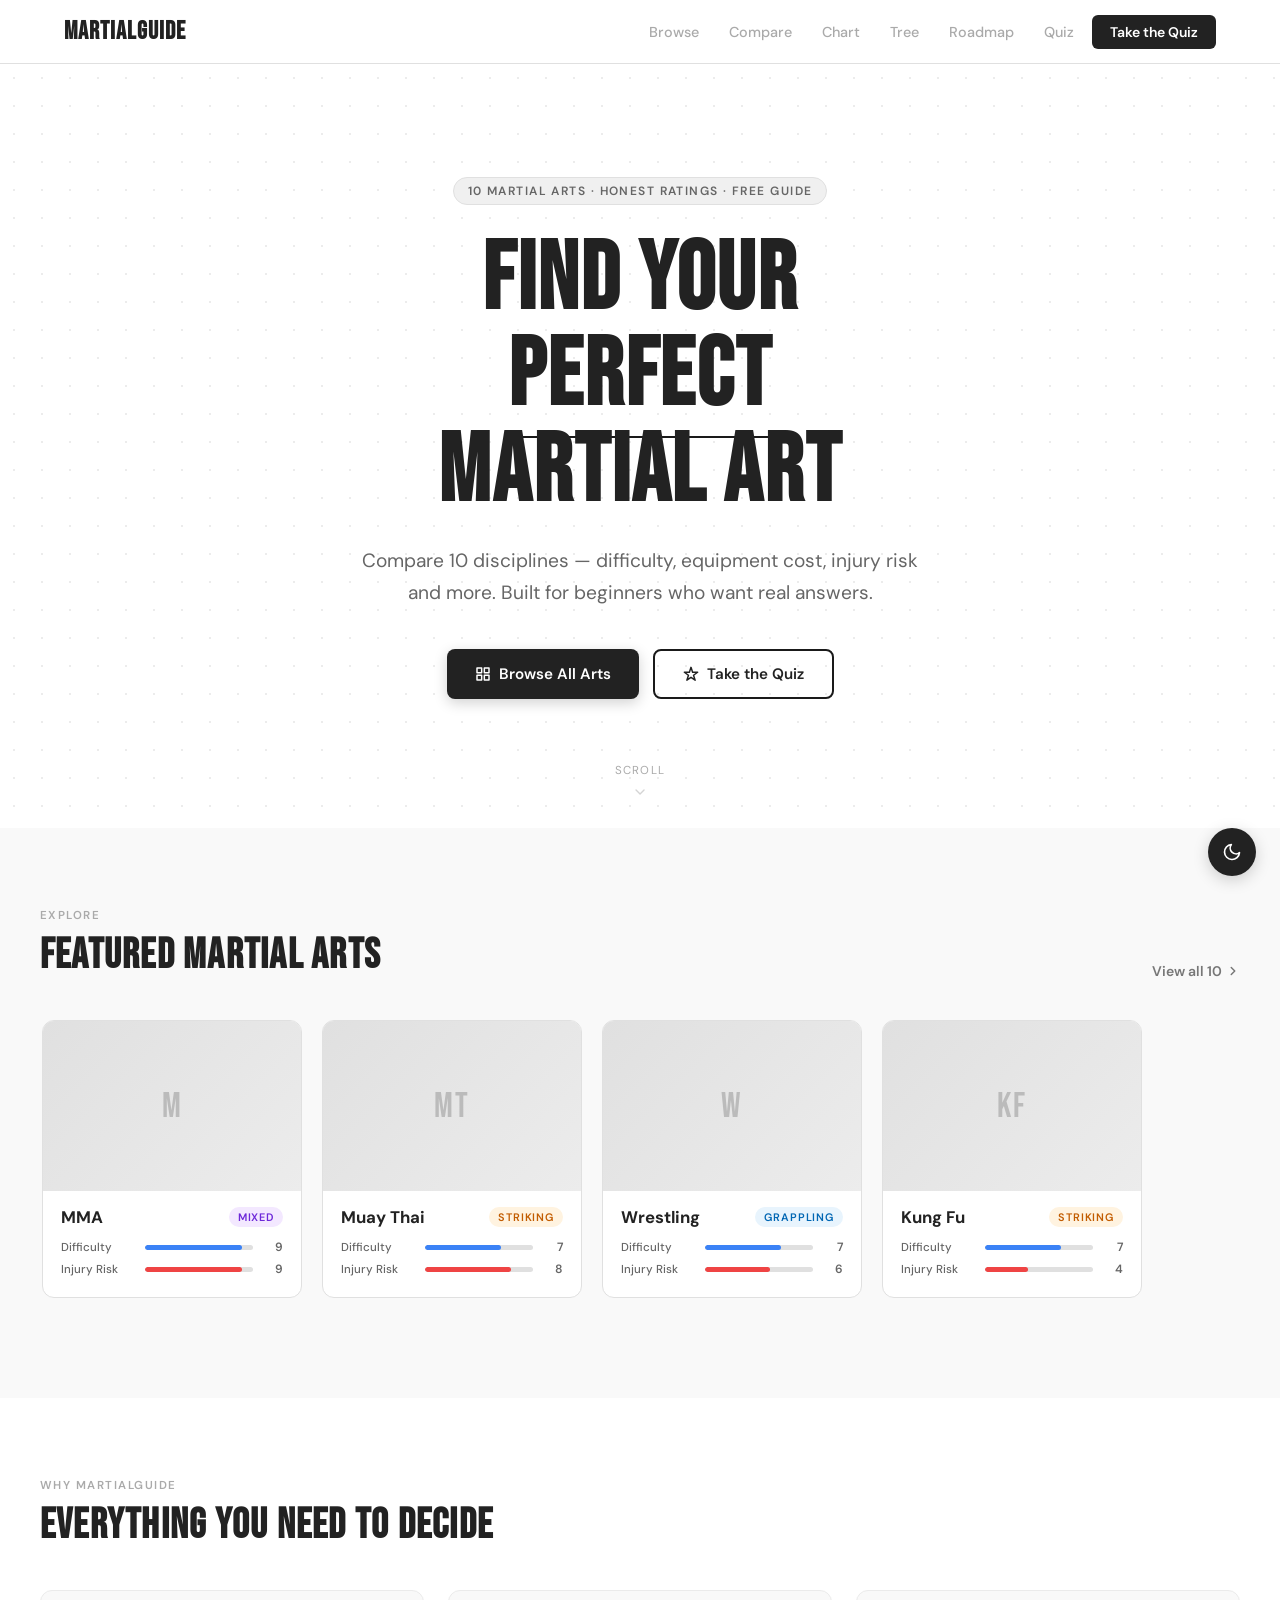
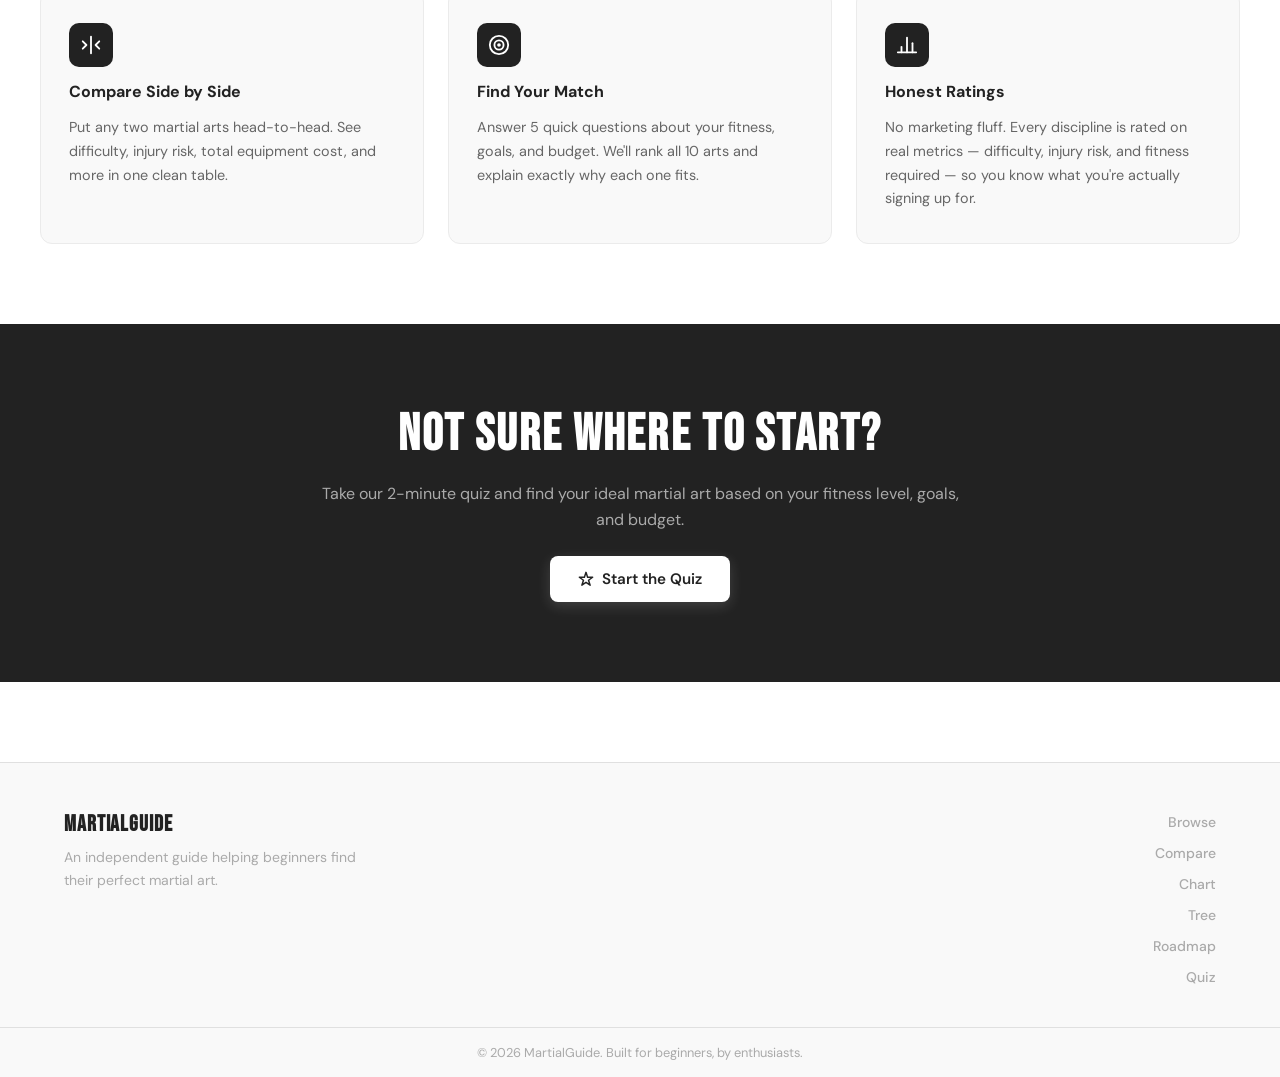
<file: html/index.html>
<!DOCTYPE html>
<html lang="en">

<head>
    <meta charset="UTF-8" />
    <meta name="viewport" content="width=device-width, initial-scale=1.0" />
    <title>MartialGuide — Find Your Perfect Martial Art</title>
    <meta name="description"
        content="Compare 10 martial arts by difficulty, equipment cost, injury risk and more. Find the perfect discipline for your goals." />

    <link rel="stylesheet" href="../css/index.css">

    <script>
        (function () {
            if (localStorage.getItem('theme') === 'dark') {
                document.documentElement.classList.add('dark');
            }
        })();
    </script>
</head>

<body>

    <!-- NAVBAR (injected by layout.js) -->
    <div id="navbar-container"></div>

    <main>

        <!-- ══════════════════════════════════════════════════════
         1. HERO
    ══════════════════════════════════════════════════════ -->
        <section class="hero" aria-label="Hero">
            <div class="hero-content">
                <span class="hero-eyebrow">10 martial arts · honest ratings · free guide</span>

                <h1>Find Your<br><em>Perfect</em><br>Martial Art</h1>

                <p class="hero-subtitle">
                    Compare 10 disciplines — difficulty, equipment cost,
                    injury risk and more. Built for beginners who want real answers.
                </p>

                <div class="hero-actions">
                    <a href="browse.html" class="btn btn-dark">
                        <!-- grid icon -->
                        <svg width="16" height="16" viewBox="0 0 24 24" fill="none" stroke="currentColor"
                            stroke-width="2.2" stroke-linecap="round" stroke-linejoin="round" aria-hidden="true">
                            <rect x="3" y="3" width="7" height="7" />
                            <rect x="14" y="3" width="7" height="7" />
                            <rect x="3" y="14" width="7" height="7" />
                            <rect x="14" y="14" width="7" height="7" />
                        </svg>
                        Browse All Arts
                    </a>
                    <a href="quiz.html" class="btn btn-outline">
                        <!-- sparkle icon -->
                        <svg width="16" height="16" viewBox="0 0 24 24" fill="none" stroke="currentColor"
                            stroke-width="2.2" stroke-linecap="round" stroke-linejoin="round" aria-hidden="true">
                            <path d="M12 2l2.4 7.4H22l-6.2 4.5 2.4 7.4L12 17l-6.2 4.3 2.4-7.4L2 9.4h7.6z" />
                        </svg>
                        Take the Quiz
                    </a>
                </div>
            </div>

            <!-- Scroll hint -->
            <div class="hero-scroll-hint" aria-hidden="true">
                <span>Scroll</span>
                <svg width="16" height="16" viewBox="0 0 24 24" fill="none" stroke="currentColor" stroke-width="2"
                    stroke-linecap="round" stroke-linejoin="round">
                    <polyline points="6 9 12 15 18 9" />
                </svg>
            </div>
        </section>

        <!-- ══════════════════════════════════════════════════════
         2. FEATURED MARTIAL ARTS
    ══════════════════════════════════════════════════════ -->
        <section class="featured" aria-labelledby="featured-title">
            <div class="featured-header">
                <div>
                    <p class="section-label">Explore</p>
                    <h2 class="section-title" id="featured-title">Featured Martial Arts</h2>
                </div>
                <a href="browse.html">
                    View all 10
                    <svg width="14" height="14" viewBox="0 0 24 24" fill="none" stroke="currentColor" stroke-width="2.5"
                        stroke-linecap="round" stroke-linejoin="round" aria-hidden="true">
                        <polyline points="9 18 15 12 9 6" />
                    </svg>
                </a>
            </div>

            <div class="cards-track-wrap">
                <div class="cards-track" id="featured-cards" role="list">
                    <!-- JS populates this -->
                </div>
            </div>
        </section>

        <!-- ══════════════════════════════════════════════════════
         3. WHY USE THIS GUIDE
    ══════════════════════════════════════════════════════ -->
        <section class="why" aria-labelledby="why-title">
            <div class="section-header">
                <p class="section-label">Why MartialGuide</p>
                <h2 class="section-title" id="why-title">Everything You Need to Decide</h2>
            </div>

            <div class="why-grid">

                <article class="why-card">
                    <div class="why-icon" aria-hidden="true">
                        <!-- columns/compare icon -->
                        <svg width="22" height="22" viewBox="0 0 24 24" fill="none" stroke="white" stroke-width="2"
                            stroke-linecap="round" stroke-linejoin="round">
                            <line x1="12" y1="3" x2="12" y2="21" />
                            <polyline points="3 8 7 12 3 16" />
                            <polyline points="21 8 17 12 21 16" />
                        </svg>
                    </div>
                    <h3>Compare Side by Side</h3>
                    <p>
                        Put any two martial arts head-to-head. See difficulty,
                        injury risk, total equipment cost, and more in one clean table.
                    </p>
                </article>

                <article class="why-card">
                    <div class="why-icon" aria-hidden="true">
                        <!-- target/match icon -->
                        <svg width="22" height="22" viewBox="0 0 24 24" fill="none" stroke="white" stroke-width="2"
                            stroke-linecap="round" stroke-linejoin="round">
                            <circle cx="12" cy="12" r="10" />
                            <circle cx="12" cy="12" r="5" />
                            <circle cx="12" cy="12" r="1" fill="white" />
                        </svg>
                    </div>
                    <h3>Find Your Match</h3>
                    <p>
                        Answer 5 quick questions about your fitness, goals, and budget.
                        We'll rank all 10 arts and explain exactly why each one fits.
                    </p>
                </article>

                <article class="why-card">
                    <div class="why-icon" aria-hidden="true">
                        <!-- bar chart icon -->
                        <svg width="22" height="22" viewBox="0 0 24 24" fill="none" stroke="white" stroke-width="2"
                            stroke-linecap="round" stroke-linejoin="round">
                            <line x1="18" y1="20" x2="18" y2="10" />
                            <line x1="12" y1="20" x2="12" y2="4" />
                            <line x1="6" y1="20" x2="6" y2="14" />
                            <line x1="2" y1="20" x2="22" y2="20" />
                        </svg>
                    </div>
                    <h3>Honest Ratings</h3>
                    <p>
                        No marketing fluff. Every discipline is rated on real metrics —
                        difficulty, injury risk, and fitness required — so you know what
                        you're actually signing up for.
                    </p>
                </article>

            </div>
        </section>

        <!-- ══════════════════════════════════════════════════════
         4. QUIZ CTA BANNER
    ══════════════════════════════════════════════════════ -->
        <section class="quiz-banner" aria-labelledby="quiz-banner-title">
            <div class="quiz-banner-inner">
                <h2 id="quiz-banner-title">Not Sure Where to Start?</h2>
                <p>
                    Take our 2-minute quiz and find your ideal martial art based
                    on your fitness level, goals, and budget.
                </p>
                <a href="quiz.html" class="btn btn-white">
                    <svg width="16" height="16" viewBox="0 0 24 24" fill="none" stroke="currentColor" stroke-width="2.2"
                        stroke-linecap="round" stroke-linejoin="round" aria-hidden="true">
                        <path d="M12 2l2.4 7.4H22l-6.2 4.5 2.4 7.4L12 17l-6.2 4.3 2.4-7.4L2 9.4h7.6z" />
                    </svg>
                    Start the Quiz
                </a>
            </div>
        </section>

    </main>

    <!-- FOOTER (injected by layout.js) -->
    <div id="footer-container"></div>

    <!-- ── Scripts ──────────────────────────────────────────────── -->
    <script src="../js/data.js"></script>
    <script src="../js/layout.js"></script>
    <script src="../js/index.js"></script>

</body>

</html>
</file>
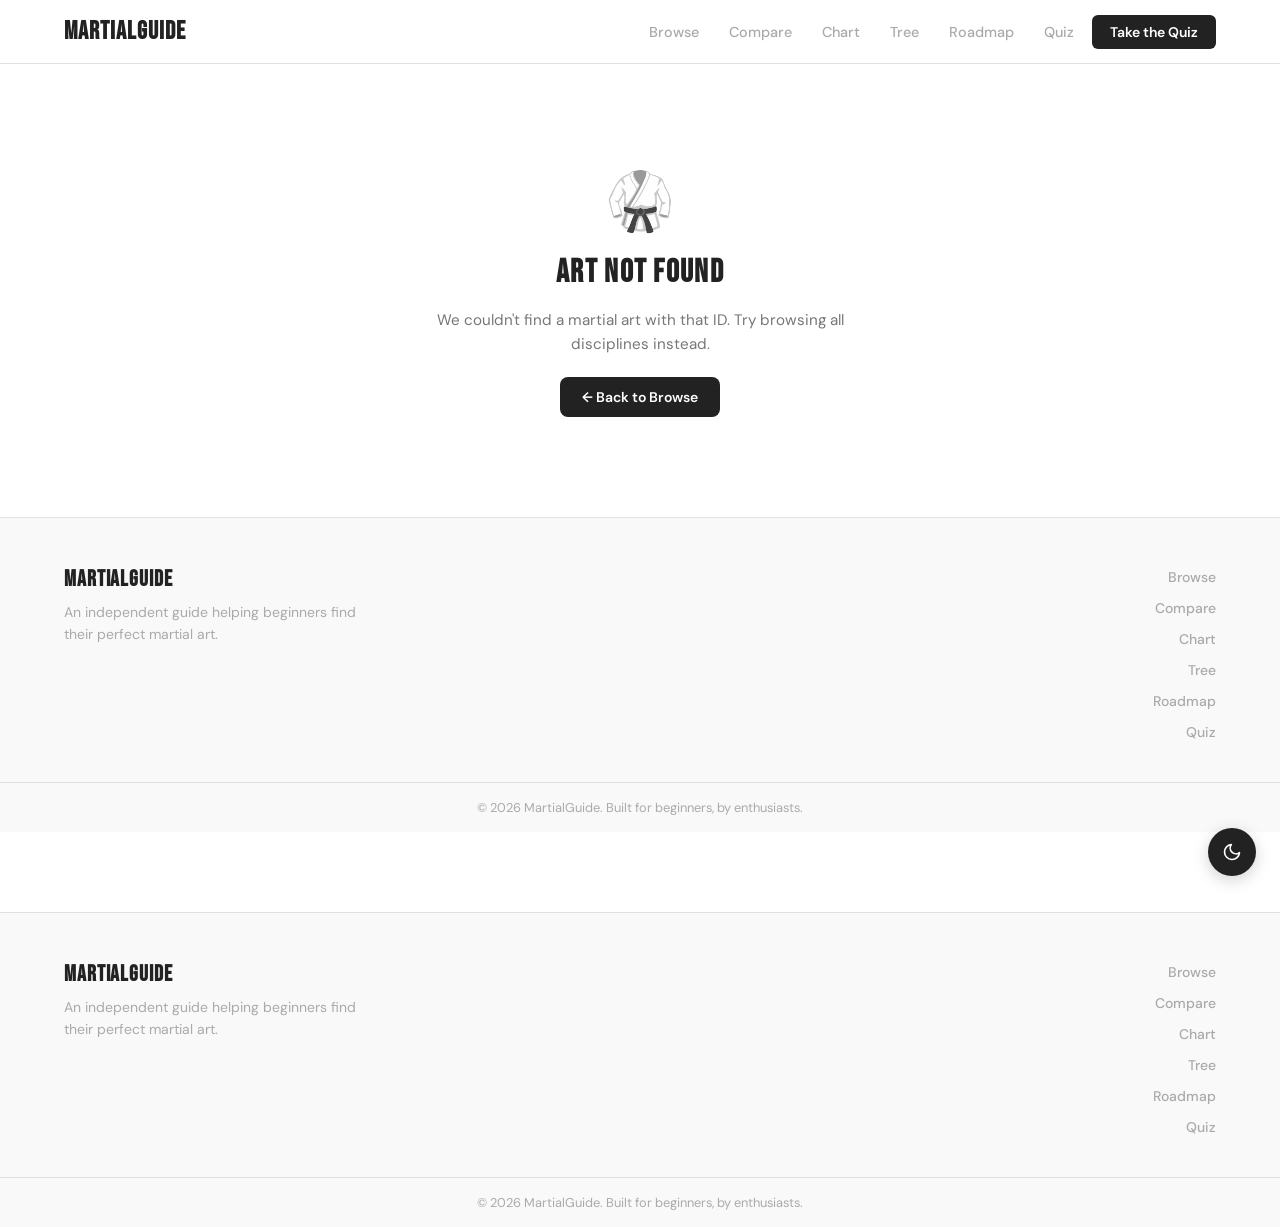
<file: html/art-template.html>
<!DOCTYPE html>
<html lang="en">

<head>
    <meta charset="UTF-8" />
    <meta name="viewport" content="width=device-width, initial-scale=1.0" />
    <title>Martial Art — MartialGuide</title>
    <meta name="description" content="Learn about this martial art — difficulty, equipment, history, and more." />

    <link rel="stylesheet" href="../css/art-template.css">

    <script>
        (function () {
            if (localStorage.getItem('theme') === 'dark') {
                document.documentElement.classList.add('dark');
            }
        })();
    </script>
</head>

<body>

    <div id="navbar-container"></div>

    <main id="main-content">
        <!-- Populated by JS -->
    </main>

    <div id="footer-container"></div>

    <script src="../js/data.js"></script>
    <script src="../js/layout.js"></script>
    <script src="../js/art-template.js"></script>
    <script src="../js/roadmap.js" defer></script>

</body>

</html>
</file>
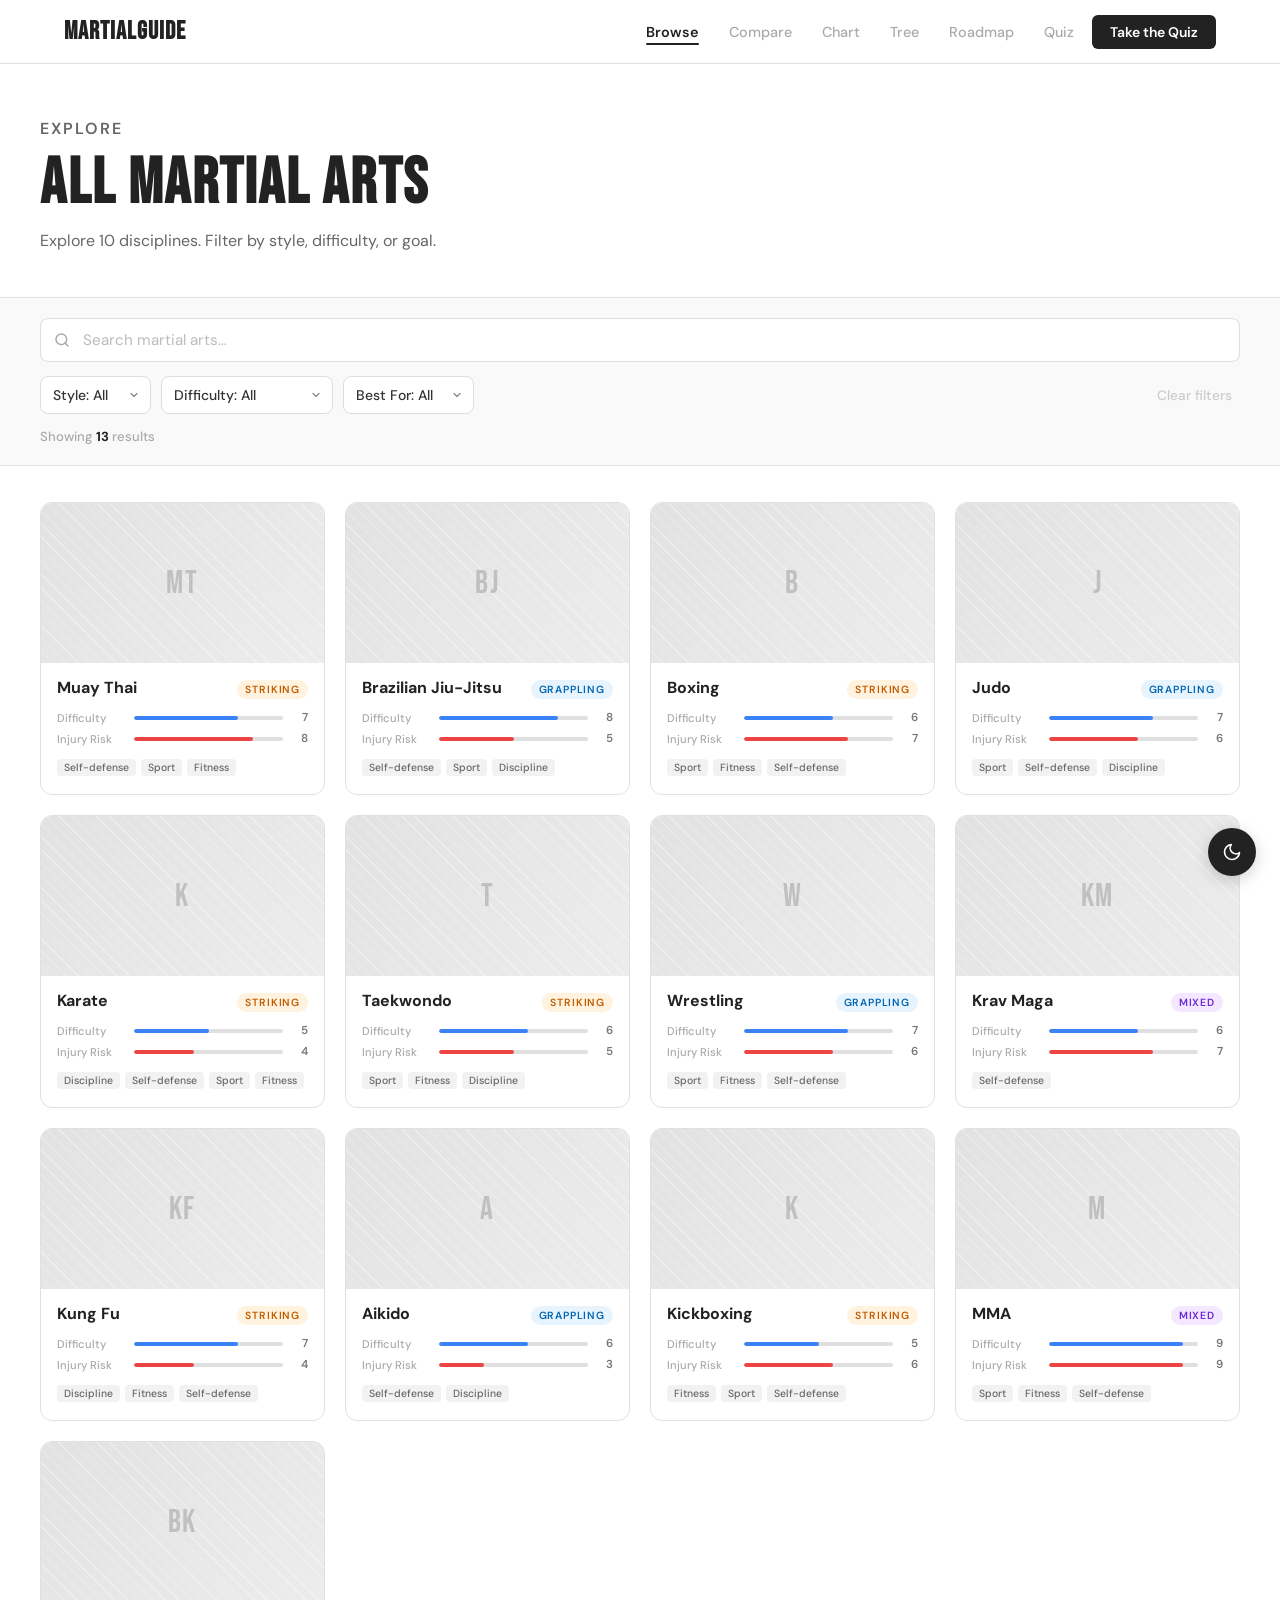
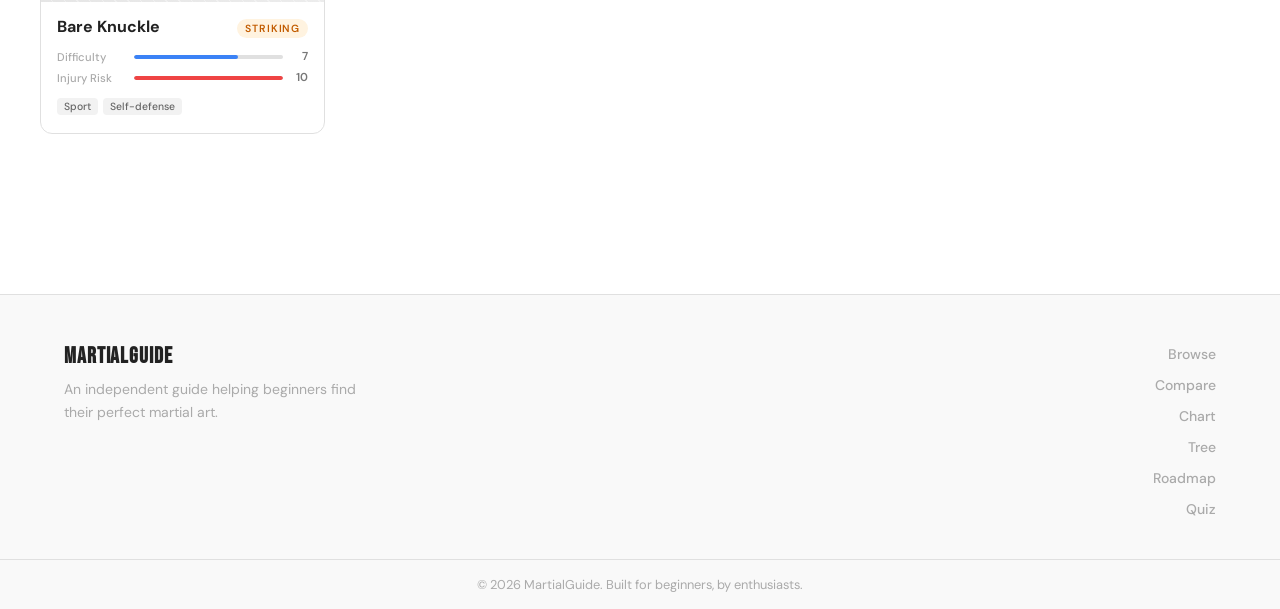
<file: html/browse.html>
<!DOCTYPE html>
<html lang="en">

<head>
    <meta charset="UTF-8" />
    <meta name="viewport" content="width=device-width, initial-scale=1.0" />
    <title>Browse Martial Arts — MartialGuide</title>
    <meta name="description"
        content="Explore all 10 martial arts. Filter by fighting style, difficulty level, and goal to find the right discipline for you." />

    <link rel="stylesheet" href="../css/browse.css">

    <script>
        (function () {
            if (localStorage.getItem('theme') === 'dark') {
                document.documentElement.classList.add('dark');
            }
        })();
    </script>
</head>

<body>

    <!-- NAVBAR -->
    <div id="navbar-container"></div>

    <main>

        <!-- ── PAGE HEADER ─────────────────────────────────────────── -->
        <header class="page-header">
            <div class="page-header-inner">
                <p class="page-header-label">Explore</p>
                <h1>All Martial Arts</h1>
                <p>Explore 10 disciplines. Filter by style, difficulty, or goal.</p>
            </div>
        </header>

        <!-- ── CONTROLS: SEARCH + FILTERS ─────────────────────────── -->
        <div class="controls" role="search" aria-label="Filter martial arts">
            <div class="controls-inner">

                <!-- Search -->
                <div class="search-wrap">
                    <span class="search-icon" aria-hidden="true">
                        <svg width="16" height="16" viewBox="0 0 24 24" fill="none" stroke="currentColor"
                            stroke-width="2.2" stroke-linecap="round" stroke-linejoin="round">
                            <circle cx="11" cy="11" r="8" />
                            <line x1="21" y1="21" x2="16.65" y2="16.65" />
                        </svg>
                    </span>
                    <input type="search" id="search-input" class="search-input" placeholder="Search martial arts…"
                        aria-label="Search martial arts by name" autocomplete="off" />
                </div>

                <!-- Filters -->
                <div class="filter-row">
                    <div class="filters">

                        <select id="filter-style" class="filter-select" aria-label="Filter by fighting style">
                            <option value="">Style: All</option>
                            <option value="Striking">Striking</option>
                            <option value="Grappling">Grappling</option>
                            <option value="Weapons">Weapons</option>
                            <option value="Mixed">Mixed</option>
                        </select>

                        <select id="filter-difficulty" class="filter-select" aria-label="Filter by difficulty">
                            <option value="">Difficulty: All</option>
                            <option value="beginner">Beginner (1–3)</option>
                            <option value="intermediate">Intermediate (4–6)</option>
                            <option value="advanced">Advanced (7–10)</option>
                        </select>

                        <select id="filter-bestfor" class="filter-select" aria-label="Filter by goal">
                            <option value="">Best For: All</option>
                            <option value="Self-defense">Self-defense</option>
                            <option value="Sport">Sport</option>
                            <option value="Fitness">Fitness</option>
                            <option value="Discipline">Discipline</option>
                        </select>

                    </div>

                    <button id="btn-clear" class="btn-clear" disabled aria-label="Clear all filters">
                        Clear filters
                    </button>
                </div>

                <!-- Result count -->
                <p class="results-meta" id="results-meta" aria-live="polite" aria-atomic="true">
                    Showing <strong id="results-count">10</strong> results
                </p>

            </div>
        </div>

        <!-- ── CARD GRID ───────────────────────────────────────────── -->
        <section class="grid-section" aria-label="Martial arts results">
            <div class="grid-inner">
                <div class="arts-grid" id="arts-grid" role="list">
                    <!-- populated by JS -->
                </div>
                <div class="empty-state" id="empty-state" role="status" aria-live="polite">
                    <div class="empty-icon" aria-hidden="true">🥋</div>
                    <h3>No results found</h3>
                    <p>Try adjusting your search or clearing the filters.</p>
                    <button class="btn-reset-empty" id="btn-reset-empty">Clear all filters</button>
                </div>
            </div>
        </section>

    </main>

    <!-- FOOTER -->
    <div id="footer-container"></div>

    <!-- ── Scripts ─────────────────────────────────────────────── -->
    <script src="../js/data.js"></script>
    <script src="../js/layout.js"></script>
    <script src="../js/browse.js"></script>

</body>

</html>
</file>
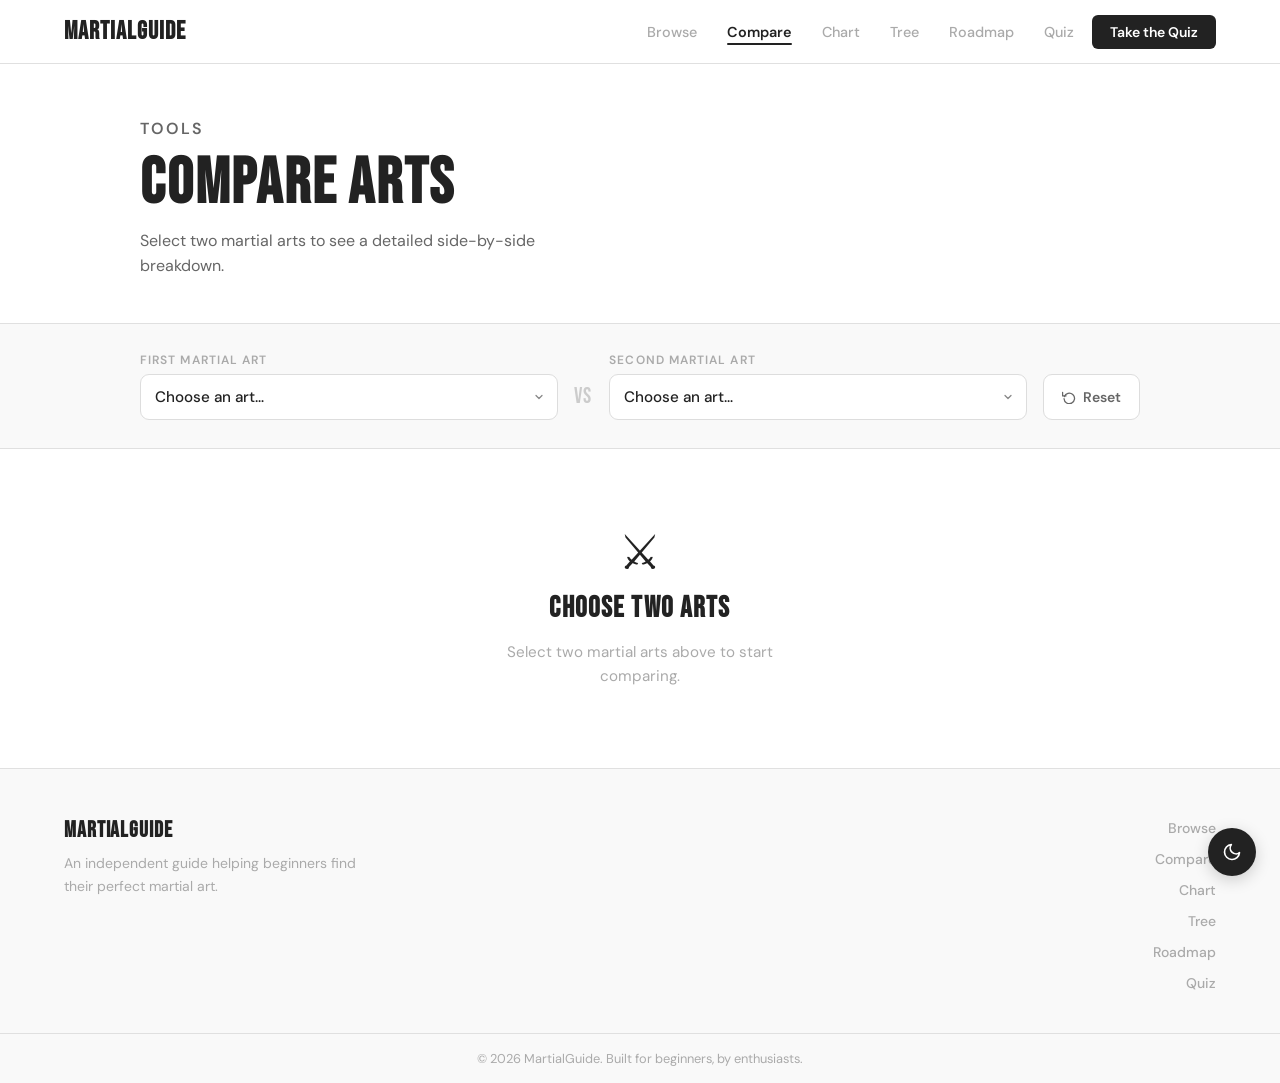
<file: html/compare.html>
<!DOCTYPE html>
<html lang="en">

<head>
    <meta charset="UTF-8" />
    <meta name="viewport" content="width=device-width, initial-scale=1.0" />
    <title>Compare Martial Arts — MartialGuide</title>
    <meta name="description"
        content="Compare any two martial arts side by side — difficulty, injury risk, equipment cost, and more." />

    <link rel="stylesheet" href="../css/compare.css">

    <script>
        (function () {
            if (localStorage.getItem('theme') === 'dark') {
                document.documentElement.classList.add('dark');
            }
        })();
    </script>
</head>

<body>

    <div id="navbar-container"></div>

    <main>

        <!-- PAGE HEADER -->
        <header class="page-header">
            <div class="page-header-inner">
                <p class="page-header-label">Tools</p>
                <h1>Compare Arts</h1>
                <p>Select two martial arts to see a detailed side-by-side breakdown.</p>
            </div>
        </header>

        <!-- SELECTOR PANEL -->
        <div class="selector-panel">
            <div class="selector-inner">

                <div class="selector-group">
                    <label for="select-art1">First martial art</label>
                    <select id="select-art1" class="art-select" aria-label="Select first martial art">
                        <option value="">Choose an art…</option>
                    </select>
                </div>

                <span class="vs-divider" aria-hidden="true">VS</span>

                <div class="selector-group">
                    <label for="select-art2">Second martial art</label>
                    <select id="select-art2" class="art-select" aria-label="Select second martial art">
                        <option value="">Choose an art…</option>
                    </select>
                </div>

                <button class="btn-reset" id="btn-reset" aria-label="Reset dropdowns and compare different arts">
                    <svg width="14" height="14" viewBox="0 0 24 24" fill="none" stroke="currentColor" stroke-width="2.2"
                        stroke-linecap="round" stroke-linejoin="round" aria-hidden="true">
                        <polyline points="1 4 1 10 7 10" />
                        <path d="M3.51 15a9 9 0 1 0 .49-3.5" />
                    </svg>
                    Reset
                </button>

            </div>
        </div>

        <!-- COMPARISON OUTPUT -->
        <div id="compare-output">
            <!-- JS renders either prompt or comparison here -->
        </div>

    </main>

    <div id="footer-container"></div>

    <script src="../js/data.js"></script>
    <script src="../js/layout.js"></script>
    <script src="../js/compare.js"></script>

</body>

</html>
</file>
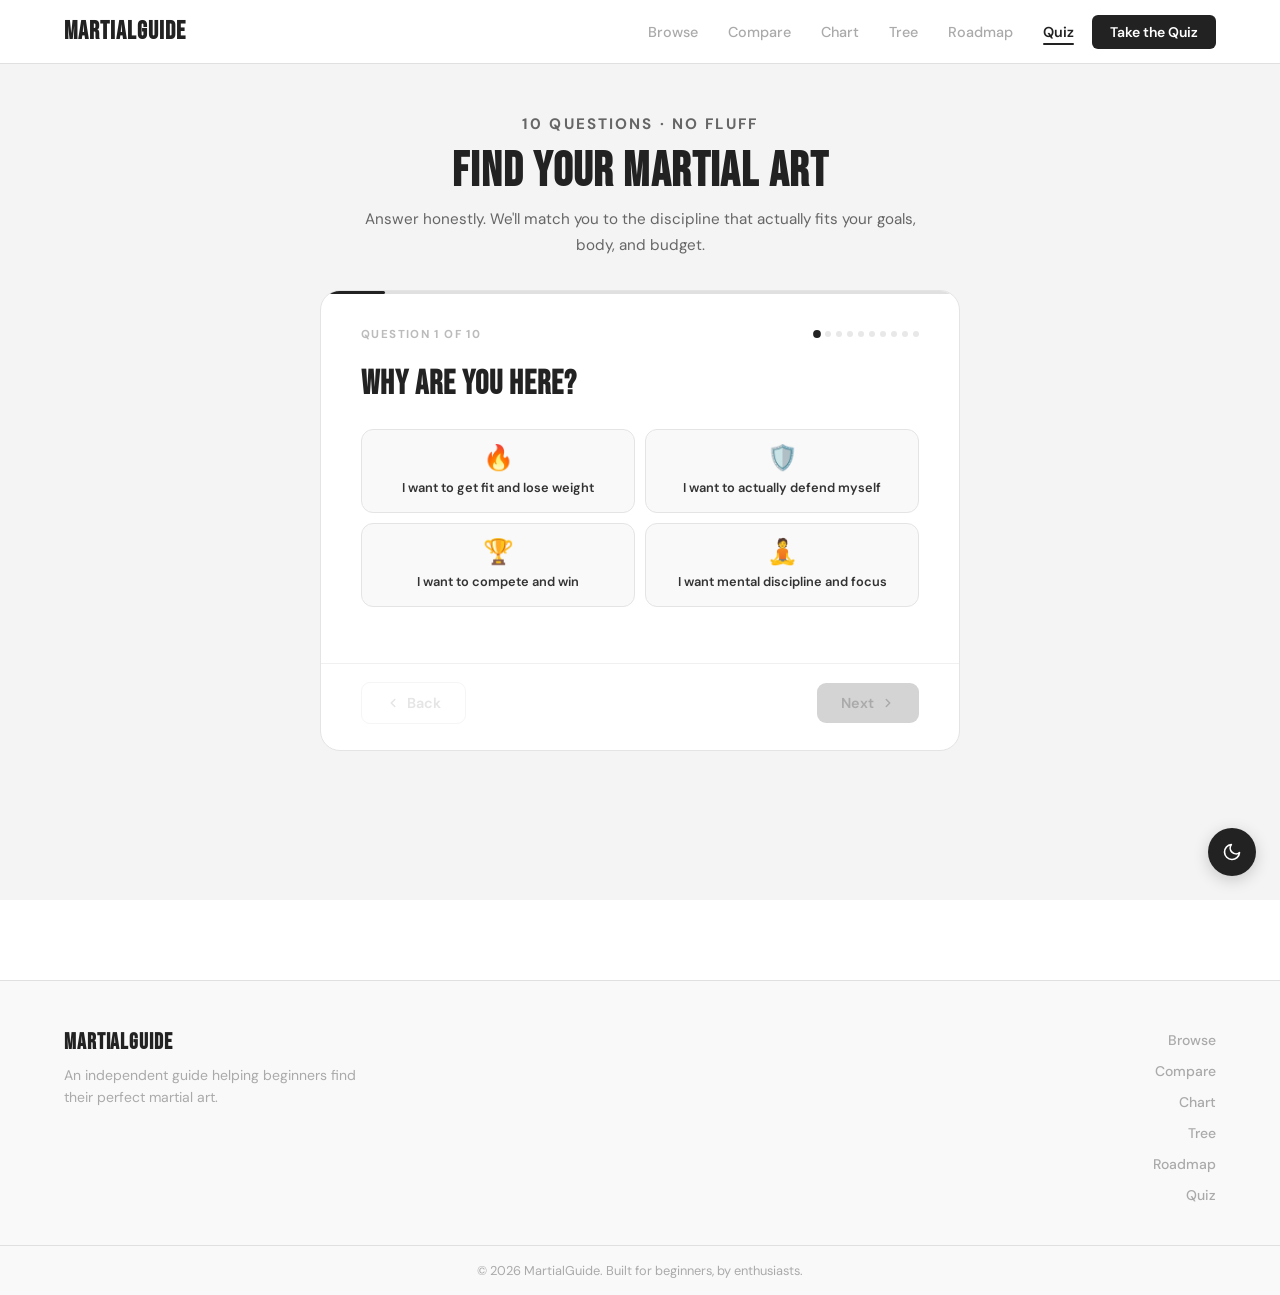
<file: html/quiz.html>
<!DOCTYPE html>
<html lang="en">

<head>
    <meta charset="UTF-8" />
    <meta name="viewport" content="width=device-width, initial-scale=1.0" />
    <title>Find Your Martial Art — MartialGuide</title>
    <meta name="description" content="10 questions. No fluff. Find out which martial art actually fits you." />

    <link rel="stylesheet" href="../css/quiz.css">

    <script>
        (function () {
            if (localStorage.getItem('theme') === 'dark') {
                document.documentElement.classList.add('dark');
            }
        })();
    </script>
</head>

<body>

    <div id="navbar-container"></div>

    <div class="quiz-page">

        <div class="quiz-intro">
            <p class="quiz-intro-eyebrow">10 questions · no fluff</p>
            <h1>Find Your Martial Art</h1>
            <p>Answer honestly. We'll match you to the discipline that actually fits your goals, body, and budget.</p>
        </div>

        <!-- ── QUIZ CARD ─────────────────────────────────────────── -->
        <div class="quiz-card" id="quiz-card">
            <div class="progress-track">
                <div class="progress-fill" id="progress-fill"></div>
            </div>
            <div class="card-inner">
                <div class="step-counter">
                    <span id="step-label">Question 1 of 10</span>
                    <div class="step-dots" id="step-dots" aria-hidden="true"></div>
                </div>
                <div class="question-viewport" id="question-viewport"></div>
            </div>
            <div class="quiz-nav">
                <button class="btn btn-ghost" id="btn-back" disabled aria-label="Previous question">
                    <svg width="14" height="14" viewBox="0 0 24 24" fill="none" stroke="currentColor" stroke-width="2.5"
                        stroke-linecap="round" stroke-linejoin="round" aria-hidden="true">
                        <polyline points="15 18 9 12 15 6" />
                    </svg>
                    Back
                </button>
                <button class="btn btn-dark" id="btn-next" aria-label="Next question">
                    Next
                    <svg width="14" height="14" viewBox="0 0 24 24" fill="none" stroke="currentColor" stroke-width="2.5"
                        stroke-linecap="round" stroke-linejoin="round" aria-hidden="true">
                        <polyline points="9 18 15 12 9 6" />
                    </svg>
                </button>
            </div>
        </div>

        <!-- ── CALCULATING SCREEN ────────────────────────────────── -->
        <div id="calculating-screen" role="status" aria-live="polite">
            <div class="calc-spinner" aria-hidden="true"></div>
            <div class="calc-messages-wrap">
                <div id="calc-messages"></div>
            </div>
            <div class="calc-bar-track">
                <div class="calc-bar-fill" id="calc-bar"></div>
            </div>
        </div>

        <!-- ── RESULTS SCREEN ────────────────────────────────────── -->
        <div id="results-screen" role="main">
            <div class="results-header">
                <p class="results-eyebrow">Your results</p>
                <h2 class="results-title">Your Top Matches</h2>
                <p class="results-subheading" id="results-subheading"></p>
            </div>
            <div id="results-list" style="width:100%;display:flex;flex-direction:column;gap:16px;"></div>
            <div class="retake-wrap">
                <button class="btn-retake" id="btn-retake">← Retake the quiz</button>
            </div>
        </div>

    </div>

    <div id="footer-container"></div>

    <script src="../js/data.js"></script>
    <script src="../js/layout.js"></script>
    <script src="../js/quiz.js"></script>

</body>

</html>
</file>
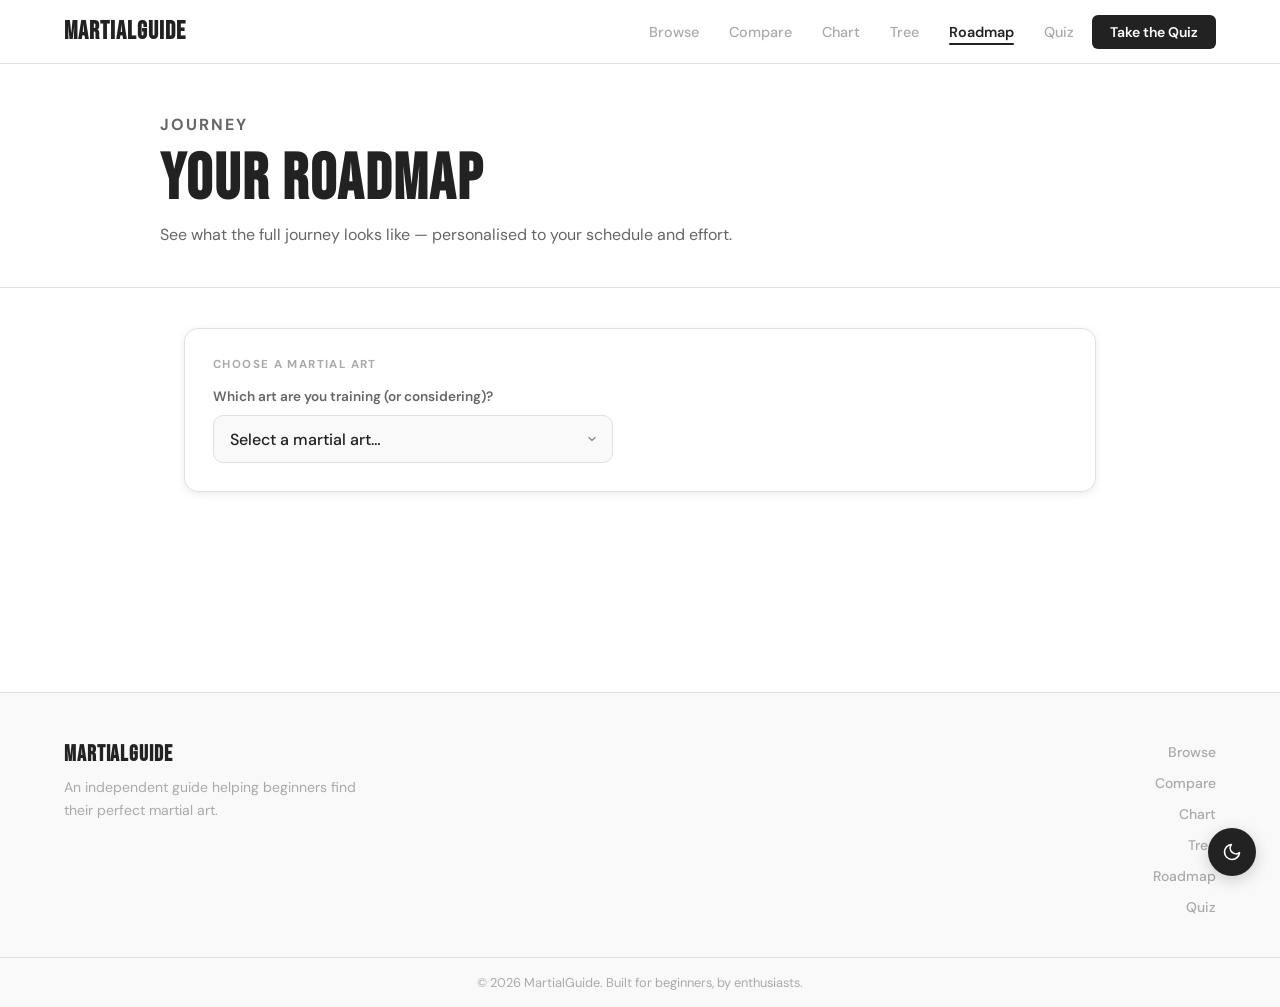
<file: html/roadmap.html>
<!DOCTYPE html>
<html lang="en">

<head>
    <meta charset="UTF-8" />
    <meta name="viewport" content="width=device-width, initial-scale=1.0" />
    <title>Your Roadmap — MartialGuide</title>
    <meta name="description"
        content="See your personalized beginner-to-master journey for any martial art, tailored to your schedule and effort level." />

    <!-- Flash prevention (dark mode) -->
    <script>
        (function () { if (localStorage.getItem('theme') === 'dark') document.documentElement.classList.add('dark'); })();
    </script>

    <link rel="stylesheet" href="../css/roadmap.css">


</head>

<body>

    <div id="navbar-container"></div>

    <!-- PAGE HEADER -->
    <header class="page-header">
        <div class="page-header-inner">
            <p class="page-header-label">Journey</p>
            <h1>Your Roadmap</h1>
            <p>See what the full journey looks like — personalised to your schedule and effort.</p>
        </div>
    </header>

    <div class="roadmap-page">

        <!-- ── SECTION 1: ART SELECTOR ─────────────────────────── -->
        <div class="card" id="art-selector-section">
            <p class="card-title">Choose a Martial Art</p>
            <div class="art-select-wrap">
                <label class="art-select-label" for="art-select">Which art are you training (or considering)?</label>
                <select id="art-select" class="art-select" aria-label="Select a martial art">
                    <option value="">Select a martial art…</option>
                </select>
            </div>
        </div>

        <!-- ── SECTION 2: MINI QUIZ ─────────────────────────────── -->
        <div class="card" id="quiz-section" style="display:none;">
            <p class="card-title">Personalise Your Roadmap</p>
            <div class="quiz-grid">

                <div class="quiz-q">
                    <span class="quiz-q-label">How many hours per week can you train?</span>
                    <div class="quiz-val-row">
                        <span class="quiz-big-val" id="hours-val">8</span>
                        <span class="quiz-val-unit">hrs / week</span>
                    </div>
                    <div class="quiz-live-label" id="hours-label"></div>
                    <input type="range" id="hours-slider" min="1" max="20" step="1" value="8"
                        aria-label="Hours per week" />
                    <div class="range-endpoints"><span>1 hr</span><span>20 hrs</span></div>
                </div>

                <div class="quiz-q">
                    <span class="quiz-q-label">How much effort will you put in per session?</span>
                    <div class="quiz-val-row">
                        <span class="quiz-big-val" id="effort-val">7</span>
                        <span class="quiz-val-unit">/ 10</span>
                    </div>
                    <div class="quiz-live-label" id="effort-label"></div>
                    <input type="range" id="effort-slider" min="1" max="10" step="1" value="7"
                        aria-label="Effort per session" />
                    <div class="range-endpoints"><span>Going through motions</span><span>100% every session</span></div>
                </div>

            </div>

            <div style="display:flex;align-items:center;gap:16px;flex-wrap:wrap;">
                <button class="btn-generate" id="btn-generate" aria-label="Generate personalised roadmap">
                    <svg width="16" height="16" viewBox="0 0 24 24" fill="none" stroke="currentColor" stroke-width="2.2"
                        stroke-linecap="round" stroke-linejoin="round" aria-hidden="true">
                        <polyline points="22 12 18 12 15 21 9 3 6 12 2 12" />
                    </svg>
                    Generate My Roadmap
                </button>
                <div class="pace-badge" id="pace-badge" style="display:none;" role="status">
                    <strong id="pace-label"></strong>
                    <span id="pace-desc"></span>
                </div>
            </div>
        </div>

        <!-- ── TIMELINE ──────────────────────────────────────────── -->
        <div class="timeline-wrap" id="timeline-wrap" aria-live="polite">
            <div class="card" style="padding:0;overflow:hidden;">
                <div id="timeline-container"></div>
            </div>
        </div>

        <!-- ── SUMMARY STATS ─────────────────────────────────────── -->
        <div id="summary-wrap" style="display:none;">
            <div class="summary-stats">
                <div class="summary-stat">
                    <span class="summary-stat-label">Time to Mastery</span>
                    <span class="summary-stat-value" id="stat-time"></span>
                    <span class="summary-stat-sub">at your pace</span>
                </div>
                <div class="summary-stat">
                    <span class="summary-stat-label">Your Pace</span>
                    <span class="summary-stat-value" id="stat-pace"></span>
                    <span class="summary-stat-sub" id="stat-pace-sub"></span>
                </div>
                <div class="summary-stat">
                    <span class="summary-stat-label">Total Hours Invested</span>
                    <span class="summary-stat-value" id="stat-hours"></span>
                    <span class="summary-stat-sub">estimated to mastery</span>
                </div>
            </div>
        </div>

    </div>

    <!-- DIRECTION TOGGLE BUTTON -->
    <button id="direction-toggle" aria-label="Toggle timeline direction">
        <svg id="dir-icon" width="20" height="20" viewBox="0 0 24 24" fill="none" stroke="currentColor"
            stroke-width="2.2" stroke-linecap="round" stroke-linejoin="round">
            <polyline points="17 8 21 12 17 16" />
            <polyline points="7 8 3 12 7 16" />
            <line x1="21" y1="12" x2="3" y2="12" />
        </svg>
    </button>

    <div id="footer-container"></div>

    <script src="../js/data.js"></script>
    <script src="../js/layout.js"></script>
    <script src="../js/roadmap.js"></script>

</body>

</html>
</file>
<file: css/index.css>
/* ── THEME VARIABLES ─────────────────────────────────────── */
:root {
    --bg-primary: #ffffff;
    --bg-secondary: #f9f9f9;
    --bg-tertiary: #f0f0f0;
    --border-color: #e0e0e0;
    --text-primary: #222222;
    --text-secondary: #666666;
    --text-muted: #aaaaaa;
    --accent: #222222;
    --accent-text: #ffffff;
    --navbar-bg: #ffffff;
    --navbar-border: #e0e0e0;
    --footer-bg: #f5f5f5;
    --card-shadow: 0 2px 8px rgba(0, 0, 0, 0.08);
    --bar-bg: #e0e0e0;
    --bar-blue: #3b82f6;
    --bar-red: #ef4444;
    --bar-green: #22c55e;
}

html.dark {
    --bg-primary: #0f0f0f;
    --bg-secondary: #1a1a1a;
    --bg-tertiary: #242424;
    --border-color: #2e2e2e;
    --text-primary: #f0f0f0;
    --text-secondary: #aaaaaa;
    --text-muted: #666666;
    --accent: #f0f0f0;
    --accent-text: #0f0f0f;
    --navbar-bg: #0f0f0f;
    --navbar-border: #2e2e2e;
    --footer-bg: #0f0f0f;
    --card-shadow: 0 2px 8px rgba(0, 0, 0, 0.4);
    --bar-bg: #2e2e2e;
    --bar-blue: #60a5fa;
    --bar-red: #f87171;
    --bar-green: #4ade80;
}

/* Global transition for theme switching */
*,
*::before,
*::after {
    transition: background-color 350ms ease, color 350ms ease, border-color 350ms ease;
}

/* ── Page-level resets & tokens ─────────────────────────── */
/* (layout.js injects :root variables; these extend them)   */
* {
    box-sizing: border-box;
    margin: 0;
    padding: 0;
}

/* ── HERO ───────────────────────────────────────────────── */
.hero {
    min-height: calc(92vh - 64px);
    display: flex;
    align-items: center;
    justify-content: center;
    text-align: center;
    padding: 80px 24px 96px;
    position: relative;
    overflow: hidden;
}

/* Subtle dot-grid background texture */
.hero::before {
    content: '';
    position: absolute;
    inset: 0;
    background-image: radial-gradient(circle, #d4d4d4 1px, transparent 1px);
    background-size: 28px 28px;
    opacity: 0.45;
    pointer-events: none;
}

.hero-content {
    position: relative;
    z-index: 1;
    max-width: 780px;
}

.hero-eyebrow {
    display: inline-block;
    font-size: 0.75rem;
    font-weight: 600;
    letter-spacing: 0.12em;
    text-transform: uppercase;
    color: var(--text-secondary);
    background: var(--bg-tertiary);
    border: 1px solid #e0e0e0;
    border-radius: 100px;
    padding: 5px 14px;
    margin-bottom: 28px;
}

.hero h1 {
    font-family: 'Bebas Neue', sans-serif;
    font-size: clamp(3rem, 8vw, 6rem);
    font-weight: 700;
    letter-spacing: 0.02em;
    line-height: 1;
    color: var(--text-primary);
    margin-bottom: 24px;
}

.hero h1 em {
    font-style: normal;
    /* underline accent drawn with a background */
    background: linear-gradient(0deg, #1a1a1a 2px, transparent 2px);
    background-position: 0 100%;
    background-repeat: no-repeat;
    background-size: 100% 6px;
    padding-bottom: 4px;
}

.hero-subtitle {
    font-size: clamp(1rem, 2.2vw, 1.2rem);
    color: var(--text-secondary);
    line-height: 1.65;
    max-width: 560px;
    margin: 0 auto 40px;
}

.hero-actions {
    display: flex;
    gap: 14px;
    justify-content: center;
    flex-wrap: wrap;
}

.btn {
    display: inline-flex;
    align-items: center;
    gap: 8px;
    font-family: 'DM Sans', sans-serif;
    font-size: 0.95rem;
    font-weight: 600;
    text-decoration: none;
    padding: 13px 28px;
    border-radius: 8px;
    cursor: pointer;
    transition: transform 0.2s ease, box-shadow 0.2s ease, opacity 0.2s ease;
    white-space: nowrap;
}

.btn:hover {
    transform: translateY(-2px);
}

.btn-dark {
    background: var(--accent);
    color: var(--accent-text);
    box-shadow: 0 4px 14px rgba(0, 0, 0, 0.18);
}

.btn-dark:hover {
    box-shadow: 0 8px 24px rgba(0, 0, 0, 0.22);
}

.btn-outline {
    background: transparent;
    color: var(--text-primary);
    border: 2px solid #1a1a1a;
}

.btn-outline:hover {
    background: var(--accent);
    color: var(--accent-text);
}

/* Hero scroll hint */
.hero-scroll-hint {
    position: absolute;
    bottom: 28px;
    left: 50%;
    transform: translateX(-50%);
    display: flex;
    flex-direction: column;
    align-items: center;
    gap: 6px;
    color: var(--text-muted);
    font-size: 0.72rem;
    letter-spacing: 0.1em;
    text-transform: uppercase;
    animation: bounce 2.4s ease infinite;
}

.hero-scroll-hint svg {
    opacity: 0.5;
}

@keyframes bounce {

    0%,
    100% {
        transform: translateX(-50%) translateY(0);
    }

    50% {
        transform: translateX(-50%) translateY(6px);
    }
}

/* ── SECTION COMMONS ─────────────────────────────────────── */
section {
    padding: 80px 24px;
}

.section-header {
    max-width: 1200px;
    margin: 0 auto 40px;
}

.section-label {
    font-size: 0.72rem;
    font-weight: 600;
    letter-spacing: 0.13em;
    text-transform: uppercase;
    color: var(--text-muted);
    margin-bottom: 8px;
}

.section-title {
    font-family: 'Bebas Neue', sans-serif;
    font-size: clamp(1.8rem, 4vw, 2.6rem);
    letter-spacing: 0.03em;
    color: var(--text-primary);
}

/* ── FEATURED CARDS ──────────────────────────────────────── */
.featured {
    background: var(--bg-secondary);
}

.featured-header {
    max-width: 1200px;
    margin: 0 auto 36px;
    display: flex;
    align-items: flex-end;
    justify-content: space-between;
    flex-wrap: wrap;
    gap: 12px;
}

.featured-header a {
    font-size: 0.875rem;
    font-weight: 600;
    color: var(--text-primary);
    text-decoration: none;
    display: inline-flex;
    align-items: center;
    gap: 4px;
    opacity: 0.6;
    transition: opacity 0.2s;
}

.featured-header a:hover {
    opacity: 1;
}

/* Horizontal scroll track */
.cards-track-wrap {
    max-width: 1200px;
    margin: 0 auto;
    overflow-x: auto;
    -webkit-overflow-scrolling: touch;
    scrollbar-width: none;
    /* Firefox */
    padding-bottom: 8px;
}

.cards-track-wrap::-webkit-scrollbar {
    display: none;
}

.cards-track {
    display: flex;
    gap: 20px;
    width: max-content;
    padding: 4px 2px 12px;
}

/* Art card */
.art-card {
    width: 260px;
    flex-shrink: 0;
    background: var(--bg-primary);
    border: 1px solid var(--border-color);
    border-radius: 12px;
    overflow: hidden;
    cursor: pointer;
    text-decoration: none;
    color: inherit;
    display: flex;
    flex-direction: column;
    transition: transform 0.22s ease, box-shadow 0.22s ease;
}

.art-card:hover {
    transform: translateY(-5px);
    box-shadow: 0 12px 36px rgba(0, 0, 0, 0.1);
}

.art-card-img {
    width: 100%;
    height: 170px;
    object-fit: cover;
    background: #e8e8e8;
    display: block;
    /* Placeholder colour bands when no real image */
    background: linear-gradient(135deg, #d0d0d0 0%, #e8e8e8 100%);
}

/* Placeholder icon shown when image is missing */
.art-card-img-placeholder {
    width: 100%;
    height: 170px;
    background: linear-gradient(135deg, #e0e0e0 0%, #ececec 100%);
    display: flex;
    align-items: center;
    justify-content: center;
    font-family: 'Bebas Neue', sans-serif;
    font-size: 2.2rem;
    letter-spacing: 0.05em;
    color: #bbb;
}

.art-card-body {
    padding: 16px 18px 20px;
    display: flex;
    flex-direction: column;
    gap: 12px;
    flex: 1;
}

.art-card-top {
    display: flex;
    align-items: flex-start;
    justify-content: space-between;
    gap: 8px;
}

.art-card-name {
    font-family: 'DM Sans', sans-serif;
    font-size: 1.05rem;
    font-weight: 700;
    color: var(--text-primary);
    line-height: 1.2;
}

.style-badge {
    font-size: 0.68rem;
    font-weight: 600;
    letter-spacing: 0.08em;
    text-transform: uppercase;
    padding: 3px 9px;
    border-radius: 100px;
    white-space: nowrap;
    flex-shrink: 0;
}

.badge-striking {
    background: #fff3e0;
    color: #c25c00;
}

.badge-grappling {
    background: #e8f4fd;
    color: #0066b3;
}

.badge-weapons {
    background: #fce4ec;
    color: #c2185b;
}

.badge-mixed {
    background: #f3e8ff;
    color: #6d28d9;
}

/* Stat bar */
.stat-row {
    display: flex;
    flex-direction: column;
    gap: 6px;
}

.stat-item {
    display: flex;
    align-items: center;
    gap: 8px;
}

.stat-label {
    font-size: 0.72rem;
    font-weight: 500;
    color: var(--text-secondary);
    width: 76px;
    flex-shrink: 0;
}

.stat-bar-track {
    flex: 1;
    height: 5px;
    background: var(--bar-bg);
    border-radius: 10px;
    overflow: hidden;
}

.stat-bar-fill {
    height: 100%;
    border-radius: 10px;
    transition: width 0.6s ease;
}

.stat-bar-fill.blue {
    background: var(--bar-blue);
}

.stat-bar-fill.red {
    background: var(--bar-red);
}

.stat-bar-fill.green {
    background: var(--bar-green);
}

.stat-value {
    font-size: 0.75rem;
    font-weight: 600;
    color: var(--text-secondary);
    width: 22px;
    text-align: right;
}

/* ── WHY SECTION ─────────────────────────────────────────── */
.why {
    background: var(--bg-primary);
}

.why-grid {
    max-width: 1200px;
    margin: 0 auto;
    display: grid;
    grid-template-columns: repeat(3, 1fr);
    gap: 24px;
}

.why-card {
    background: var(--bg-secondary);
    border: 1px solid #ebebeb;
    border-radius: 12px;
    padding: 32px 28px;
    display: flex;
    flex-direction: column;
    gap: 14px;
    transition: transform 0.2s ease, box-shadow 0.2s ease;
}

.why-card:hover {
    transform: translateY(-3px);
    box-shadow: 0 8px 28px rgba(0, 0, 0, 0.07);
}

.why-icon {
    width: 44px;
    height: 44px;
    background: var(--accent);
    border-radius: 10px;
    display: flex;
    align-items: center;
    justify-content: center;
    flex-shrink: 0;
}

.why-icon svg {
    color: var(--accent-text);
}

.why-card h3 {
    font-family: 'DM Sans', sans-serif;
    font-size: 1rem;
    font-weight: 700;
    color: var(--text-primary);
}

.why-card p {
    font-size: 0.9rem;
    color: #666;
    line-height: 1.65;
}

/* ── QUIZ CTA BANNER ─────────────────────────────────────── */
.quiz-banner {
    background: var(--accent);
    padding: 80px 24px;
    text-align: center;
    margin-top: 0;
}

.quiz-banner-inner {
    max-width: 640px;
    margin: 0 auto;
    display: flex;
    flex-direction: column;
    align-items: center;
    gap: 16px;
}

.quiz-banner h2 {
    font-family: 'Bebas Neue', sans-serif;
    font-size: clamp(2rem, 5vw, 3.2rem);
    letter-spacing: 0.04em;
    color: var(--accent-text);
}

.quiz-banner p {
    font-size: 1rem;
    color: var(--text-muted);
    line-height: 1.6;
}

.btn-white {
    background: var(--bg-primary);
    color: var(--text-primary);
    box-shadow: 0 4px 14px rgba(255, 255, 255, 0.15);
    margin-top: 8px;
}

.btn-white:hover {
    box-shadow: 0 8px 28px rgba(255, 255, 255, 0.2);
}

/* ── RESPONSIVE ──────────────────────────────────────────── */
@media (max-width: 900px) {
    .why-grid {
        grid-template-columns: 1fr 1fr;
    }
}

@media (max-width: 600px) {
    section {
        padding: 60px 20px;
    }

    .why-grid {
        grid-template-columns: 1fr;
    }

    .featured-header {
        flex-direction: column;
        align-items: flex-start;
    }
}
</file>
<file: css/art-template.css>
/* ── THEME VARIABLES ─────────────────────────────────────── */
:root {
    --bg-primary: #ffffff;
    --bg-secondary: #f9f9f9;
    --bg-tertiary: #f0f0f0;
    --border-color: #e0e0e0;
    --text-primary: #222222;
    --text-secondary: #666666;
    --text-muted: #aaaaaa;
    --accent: #222222;
    --accent-text: #ffffff;
    --navbar-bg: #ffffff;
    --navbar-border: #e0e0e0;
    --footer-bg: #f5f5f5;
    --card-shadow: 0 2px 8px rgba(0, 0, 0, 0.08);
    --bar-bg: #e0e0e0;
    --bar-blue: #3b82f6;
    --bar-red: #ef4444;
    --bar-green: #22c55e;
}

html.dark {
    --bg-primary: #0f0f0f;
    --bg-secondary: #1a1a1a;
    --bg-tertiary: #242424;
    --border-color: #2e2e2e;
    --text-primary: #f0f0f0;
    --text-secondary: #aaaaaa;
    --text-muted: #666666;
    --accent: #f0f0f0;
    --accent-text: #0f0f0f;
    --navbar-bg: #0f0f0f;
    --navbar-border: #2e2e2e;
    --footer-bg: #0f0f0f;
    --card-shadow: 0 2px 8px rgba(0, 0, 0, 0.4);
    --bar-bg: #2e2e2e;
    --bar-blue: #60a5fa;
    --bar-red: #f87171;
    --bar-green: #4ade80;
}

/* Global transition for theme switching */
*,
*::before,
*::after {
    transition: background-color 350ms ease, color 350ms ease, border-color 350ms ease;
}

*::before,
*::after {
    box-sizing: border-box;
    margin: 0;
    padding: 0;
}

/* ── Scroll-reveal base ─────────────────────────────────── */
.reveal {
    opacity: 0;
    transform: translateY(18px);
    transition: opacity 0.5s ease, transform 0.5s ease;
}

.reveal.visible {
    opacity: 1;
    transform: none;
}

/* ── BREADCRUMB ─────────────────────────────────────────── */
.breadcrumb {
    padding: 16px 24px;
    background: var(--bg-primary);
    border-bottom: 1px solid #eeeeee;
}

.breadcrumb-inner {
    max-width: 1100px;
    margin: 0 auto;
    display: flex;
    align-items: center;
    gap: 8px;
    font-size: 0.82rem;
    color: var(--text-muted);
    flex-wrap: wrap;
}

.breadcrumb a {
    color: var(--text-muted);
    text-decoration: none;
    transition: color 0.2s;
}

.breadcrumb a:hover {
    color: var(--text-primary);
}

.breadcrumb-sep {
    color: #ddd;
}

.breadcrumb-current {
    color: var(--text-secondary);
    font-weight: 500;
}

/* ── HERO ───────────────────────────────────────────────── */
.art-hero {
    position: relative;
    width: 100%;
    height: clamp(280px, 45vw, 460px);
    background: var(--accent);
    overflow: hidden;
}

/* Placeholder gradient stands in for real image */
.art-hero-bg {
    position: absolute;
    inset: 0;
    background: linear-gradient(135deg, #2a2a2a 0%, #444 100%);
    display: flex;
    align-items: center;
    justify-content: center;
}

.art-hero-bg-initials {
    font-family: 'Bebas Neue', sans-serif;
    font-size: clamp(5rem, 14vw, 11rem);
    color: rgba(255, 255, 255, 0.07);
    letter-spacing: 0.05em;
    user-select: none;
}

/* Dark gradient overlay so text is always readable */
.art-hero-overlay {
    position: absolute;
    inset: 0;
    background: linear-gradient(to top,
            rgba(0, 0, 0, 0.82) 0%,
            rgba(0, 0, 0, 0.3) 50%,
            rgba(0, 0, 0, 0.05) 100%);
}

.art-hero-content {
    position: absolute;
    bottom: 0;
    left: 0;
    right: 0;
    padding: 28px 32px;
    max-width: 1100px;
    margin: 0 auto;
}

/* Re-center within page */
.art-hero {
    display: flex;
    justify-content: center;
}

.art-hero-content {
    position: absolute;
    bottom: 0;
    left: 50%;
    transform: translateX(-50%);
    width: 100%;
    max-width: 1100px;
    padding: 28px 32px;
}

.art-hero-meta {
    display: flex;
    align-items: center;
    gap: 10px;
    margin-bottom: 10px;
}

.art-hero-origin {
    font-size: 0.8rem;
    font-weight: 500;
    color: rgba(255, 255, 255, 0.65);
    letter-spacing: 0.05em;
    text-transform: uppercase;
}

.style-badge {
    font-size: 0.67rem;
    font-weight: 700;
    letter-spacing: 0.09em;
    text-transform: uppercase;
    padding: 3px 10px;
    border-radius: 100px;
    flex-shrink: 0;
}

.badge-striking {
    background: #fff3e0;
    color: #c25c00;
}

.badge-grappling {
    background: #e8f4fd;
    color: #0066b3;
}

.badge-weapons {
    background: #fce4ec;
    color: #c2185b;
}

.badge-mixed {
    background: #f3e8ff;
    color: #6d28d9;
}

.art-hero h1 {
    font-family: 'Bebas Neue', sans-serif;
    font-size: clamp(2.6rem, 7vw, 5rem);
    color: var(--accent-text);
    letter-spacing: 0.03em;
    line-height: 1;
}

.art-hero-tagline {
    margin-top: 8px;
    font-size: 0.95rem;
    color: rgba(255, 255, 255, 0.55);
    max-width: 540px;
    line-height: 1.5;
}

/* ── QUICK STATS ────────────────────────────────────────── */
.quick-stats {
    background: var(--bg-primary);
    border-bottom: 1px solid #eeeeee;
    padding: 28px 32px;
}

.quick-stats-inner {
    max-width: 1100px;
    margin: 0 auto;
    display: grid;
    grid-template-columns: repeat(3, 1fr);
    gap: 24px;
}

.stat-block {
    display: flex;
    flex-direction: column;
    gap: 8px;
}

.stat-block-label {
    font-size: 0.75rem;
    font-weight: 600;
    letter-spacing: 0.1em;
    text-transform: uppercase;
    color: var(--text-muted);
}

.stat-block-bar-row {
    display: flex;
    align-items: center;
    gap: 10px;
}

.stat-bar-track {
    flex: 1;
    height: 7px;
    background: var(--bar-bg);
    border-radius: 10px;
    overflow: hidden;
}

.stat-bar-fill {
    height: 100%;
    border-radius: 10px;
    width: 0;
    /* animated in by JS */
    transition: width 0.8s cubic-bezier(0.4, 0, 0.2, 1);
}

.stat-bar-fill.blue {
    background: var(--bar-blue);
}

.stat-bar-fill.red {
    background: var(--bar-red);
}

.stat-bar-fill.green {
    background: var(--bar-green);
}

.stat-block-value {
    font-size: 0.85rem;
    font-weight: 700;
    color: #333;
    width: 36px;
    text-align: right;
    flex-shrink: 0;
}

/* ── MAIN CONTENT LAYOUT ────────────────────────────────── */
.art-body {
    max-width: 1100px;
    margin: 0 auto;
    padding: 48px 24px 80px;
    display: grid;
    grid-template-columns: 1fr 320px;
    gap: 32px;
    align-items: start;
}

.art-main {
    display: flex;
    flex-direction: column;
    gap: 24px;
}

.art-sidebar {
    display: flex;
    flex-direction: column;
    gap: 24px;
}

/* ── INFO CARD ──────────────────────────────────────────── */
.info-card {
    background: var(--bg-primary);
    border: 1px solid var(--border-color);
    border-radius: 14px;
    padding: 28px;
    display: flex;
    flex-direction: column;
    gap: 16px;
}

.info-card-header {
    display: flex;
    align-items: center;
    gap: 12px;
    padding-bottom: 16px;
    border-bottom: 1px solid #f0f0f0;
}

.info-card-icon {
    width: 36px;
    height: 36px;
    background: #f2f2f2;
    border-radius: 8px;
    display: flex;
    align-items: center;
    justify-content: center;
    flex-shrink: 0;
}

.info-card h2 {
    font-family: 'DM Sans', sans-serif;
    font-size: 1rem;
    font-weight: 700;
    color: var(--text-primary);
}

/* Fighting style description */
.style-description {
    font-size: 0.92rem;
    color: var(--text-secondary);
    line-height: 1.75;
}

/* Equipment list */
.equipment-list {
    list-style: none;
    display: flex;
    flex-direction: column;
    gap: 0;
}

.equipment-item {
    display: flex;
    justify-content: space-between;
    align-items: center;
    padding: 10px 0;
    border-bottom: 1px solid #f4f4f4;
    gap: 12px;
}

.equipment-item:last-child {
    border-bottom: none;
}

.equipment-item-name {
    font-size: 0.875rem;
    color: #333;
    font-weight: 500;
}

.equipment-item-cost {
    font-size: 0.875rem;
    color: var(--text-secondary);
    font-weight: 500;
    white-space: nowrap;
}

.equipment-total {
    display: flex;
    justify-content: space-between;
    align-items: center;
    padding: 12px 14px;
    background: #f6f6f6;
    border-radius: 8px;
    margin-top: 4px;
}

.equipment-total-label {
    font-size: 0.85rem;
    font-weight: 700;
    color: var(--text-primary);
}

.equipment-total-value {
    font-size: 0.95rem;
    font-weight: 700;
    color: var(--text-primary);
}

/* Best For pills */
.bestfor-pills {
    display: flex;
    flex-wrap: wrap;
    gap: 8px;
}

.bestfor-pill {
    font-size: 0.82rem;
    font-weight: 600;
    padding: 7px 16px;
    border-radius: 100px;
    border: 1.5px solid #e0e0e0;
    color: #bbb;
    background: var(--bg-secondary);
}

.bestfor-pill.active {
    background: var(--accent);
    color: var(--accent-text);
    border-color: var(--text-primary);
}

/* History */
.history-text {
    font-size: 0.92rem;
    color: var(--text-secondary);
    line-height: 1.8;
}

/* Practitioners */
.practitioners-list {
    list-style: none;
    display: flex;
    flex-direction: column;
    gap: 0;
}

.practitioners-item {
    display: flex;
    align-items: center;
    gap: 12px;
    padding: 10px 0;
    border-bottom: 1px solid #f4f4f4;
    font-size: 0.875rem;
    color: #333;
    font-weight: 500;
}

.practitioners-item:last-child {
    border-bottom: none;
}

.practitioners-item::before {
    content: '';
    width: 6px;
    height: 6px;
    border-radius: 50%;
    background: var(--accent);
    flex-shrink: 0;
}

/* ── SIDEBAR: COMPARE BUTTON ────────────────────────────── */
.compare-card {
    background: var(--accent);
    border-radius: 14px;
    padding: 24px;
    display: flex;
    flex-direction: column;
    gap: 12px;
    position: sticky;
    top: calc(64px + 16px);
}

.compare-card h3 {
    font-family: 'DM Sans', sans-serif;
    font-size: 0.95rem;
    font-weight: 700;
    color: var(--accent-text);
    line-height: 1.4;
}

.compare-card p {
    font-size: 0.82rem;
    color: rgba(255, 255, 255, 0.5);
    line-height: 1.55;
}

.btn-compare {
    display: inline-flex;
    align-items: center;
    justify-content: center;
    gap: 6px;
    background: var(--bg-primary);
    color: var(--text-primary);
    font-family: 'DM Sans', sans-serif;
    font-size: 0.875rem;
    font-weight: 700;
    text-decoration: none;
    padding: 11px 18px;
    border-radius: 8px;
    transition: opacity 0.2s ease, transform 0.2s ease;
    margin-top: 4px;
}

.btn-compare:hover {
    opacity: 0.85;
    transform: translateY(-1px);
}

/* ── RELATED ARTS ───────────────────────────────────────── */
.related-section {
    background: var(--bg-secondary);
    border-top: 1px solid #e8e8e8;
    padding: 60px 24px;
}

.related-inner {
    max-width: 1100px;
    margin: 0 auto;
}

.related-header {
    margin-bottom: 28px;
}

.section-label {
    font-size: 0.72rem;
    font-weight: 600;
    letter-spacing: 0.13em;
    text-transform: uppercase;
    color: var(--text-muted);
    margin-bottom: 6px;
}

.related-header h2 {
    font-family: 'Bebas Neue', sans-serif;
    font-size: clamp(1.6rem, 3.5vw, 2.2rem);
    letter-spacing: 0.03em;
    color: var(--text-primary);
}

.related-grid {
    display: grid;
    grid-template-columns: repeat(3, 1fr);
    gap: 20px;
}

/* Related card */
.related-card {
    background: var(--bg-primary);
    border: 1px solid var(--border-color);
    border-radius: 12px;
    overflow: hidden;
    text-decoration: none;
    color: inherit;
    display: flex;
    flex-direction: column;
    transition: transform 0.22s ease, box-shadow 0.22s ease;
}

.related-card:hover {
    transform: translateY(-4px);
    box-shadow: 0 12px 32px rgba(0, 0, 0, 0.09);
}

.related-card-img {
    height: 130px;
    background: linear-gradient(135deg, #e2e2e2 0%, #ececec 100%);
    display: flex;
    align-items: center;
    justify-content: center;
    font-family: 'Bebas Neue', sans-serif;
    font-size: 1.8rem;
    color: #c0c0c0;
    letter-spacing: 0.06em;
    position: relative;
    overflow: hidden;
}

.related-card-img::before {
    content: '';
    position: absolute;
    inset: 0;
    background-image: repeating-linear-gradient(45deg, transparent, transparent 8px,
            rgba(255, 255, 255, 0.35) 8px, rgba(255, 255, 255, 0.35) 9px);
}

.related-card-img span {
    position: relative;
    z-index: 1;
}

.related-card-body {
    padding: 14px 16px 18px;
    display: flex;
    flex-direction: column;
    gap: 10px;
}

.related-card-top {
    display: flex;
    align-items: flex-start;
    justify-content: space-between;
    gap: 8px;
}

.related-card-name {
    font-size: 0.95rem;
    font-weight: 700;
    color: var(--text-primary);
}

.related-stat-row {
    display: flex;
    flex-direction: column;
    gap: 5px;
}

.related-stat-item {
    display: flex;
    align-items: center;
    gap: 6px;
}

.related-stat-label {
    font-size: 0.68rem;
    font-weight: 500;
    color: var(--text-muted);
    width: 65px;
    flex-shrink: 0;
}

.related-stat-track {
    flex: 1;
    height: 4px;
    background: var(--bar-bg);
    border-radius: 10px;
    overflow: hidden;
}

.related-stat-fill {
    height: 100%;
    border-radius: 10px;
}

.related-stat-value {
    font-size: 0.68rem;
    font-weight: 600;
    color: var(--text-muted);
    width: 16px;
    text-align: right;
}

/* ── NOT FOUND ──────────────────────────────────────────── */
.not-found {
    max-width: 480px;
    margin: 100px auto;
    text-align: center;
    padding: 0 24px;
    display: flex;
    flex-direction: column;
    align-items: center;
    gap: 16px;
}

.not-found-icon {
    font-size: 3.5rem;
}

.not-found h2 {
    font-family: 'Bebas Neue', sans-serif;
    font-size: 2rem;
    color: var(--text-primary);
    letter-spacing: 0.04em;
}

.not-found p {
    font-size: 0.95rem;
    color: #777;
    line-height: 1.6;
}

.not-found a {
    display: inline-flex;
    align-items: center;
    gap: 6px;
    background: var(--accent);
    color: var(--accent-text);
    font-family: 'DM Sans', sans-serif;
    font-size: 0.875rem;
    font-weight: 600;
    text-decoration: none;
    padding: 11px 22px;
    border-radius: 8px;
    margin-top: 4px;
    transition: opacity 0.2s;
}

.not-found a:hover {
    opacity: 0.75;
}

/* ── RESPONSIVE ─────────────────────────────────────────── */
@media (max-width: 900px) {
    .art-body {
        grid-template-columns: 1fr;
    }

    .compare-card {
        position: static;
        order: -1;
        /* show compare card before info sections on mobile */
    }

    .quick-stats-inner {
        grid-template-columns: 1fr;
        gap: 14px;
    }

    .related-grid {
        grid-template-columns: repeat(2, 1fr);
    }
}

@media (max-width: 540px) {
    .related-grid {
        grid-template-columns: 1fr;
    }

    .art-hero-content {
        padding: 20px;
    }

    .info-card {
        padding: 20px;
    }

    .quick-stats {
        padding: 20px;
    }
}
</file>
<file: css/browse.css>
/* ── Base ──────────────────────────────────────────────────── */
/* ── THEME VARIABLES ─────────────────────────────────────── */
:root {
    --bg-primary: #ffffff;
    --bg-secondary: #f9f9f9;
    --bg-tertiary: #f0f0f0;
    --border-color: #e0e0e0;
    --text-primary: #222222;
    --text-secondary: #666666;
    --text-muted: #aaaaaa;
    --accent: #222222;
    --accent-text: #ffffff;
    --navbar-bg: #ffffff;
    --navbar-border: #e0e0e0;
    --footer-bg: #f5f5f5;
    --card-shadow: 0 2px 8px rgba(0, 0, 0, 0.08);
    --bar-bg: #e0e0e0;
    --bar-blue: #3b82f6;
    --bar-red: #ef4444;
    --bar-green: #22c55e;
}

html.dark {
    --bg-primary: #0f0f0f;
    --bg-secondary: #1a1a1a;
    --bg-tertiary: #242424;
    --border-color: #2e2e2e;
    --text-primary: #f0f0f0;
    --text-secondary: #aaaaaa;
    --text-muted: #666666;
    --accent: #f0f0f0;
    --accent-text: #0f0f0f;
    --navbar-bg: #0f0f0f;
    --navbar-border: #2e2e2e;
    --footer-bg: #0f0f0f;
    --card-shadow: 0 2px 8px rgba(0, 0, 0, 0.4);
    --bar-bg: #2e2e2e;
    --bar-blue: #60a5fa;
    --bar-red: #f87171;
    --bar-green: #4ade80;
}

/* Global transition for theme switching */
*,
*::before,
*::after {
    transition: background-color 350ms ease, color 350ms ease, border-color 350ms ease;
}

*,
*::before,
*::after {
    box-sizing: border-box;
    margin: 0;
    padding: 0;
}

/* ── PAGE HEADER ───────────────────────────────────────────── */
.page-header {
    background: var(--bg-primary);
    border-bottom: 1px solid var(--border-color);
    padding: 52px 24px 44px;
}

.page-header-inner {
    max-width: 1200px;
    margin: 0 auto;
}

.page-header-label {
    font-size: 0.72rem;
    font-weight: 600;
    letter-spacing: 0.13em;
    text-transform: uppercase;
    color: var(--text-muted);
    margin-bottom: 10px;
}

.page-header h1 {
    font-family: 'Bebas Neue', sans-serif;
    font-size: clamp(2.4rem, 6vw, 4rem);
    letter-spacing: 0.03em;
    color: var(--text-primary);
    line-height: 1;
    margin-bottom: 12px;
}

.page-header p {
    font-size: 1rem;
    color: #666;
    line-height: 1.6;
    max-width: 480px;
}

/* ── CONTROLS AREA ─────────────────────────────────────────── */
.controls {
    background: var(--bg-secondary);
    border-bottom: 1px solid var(--border-color);
    padding: 20px 24px;
    position: sticky;
    top: 64px;
    /* navbar height */
    z-index: 100;
}

.controls-inner {
    max-width: 1200px;
    margin: 0 auto;
    display: flex;
    flex-direction: column;
    gap: 14px;
}

/* Search */
.search-wrap {
    position: relative;
}

.search-icon {
    position: absolute;
    left: 14px;
    top: 50%;
    transform: translateY(-50%);
    color: var(--text-muted);
    pointer-events: none;
    display: flex;
}

.search-input {
    width: 100%;
    height: 44px;
    padding: 0 16px 0 42px;
    font-family: 'DM Sans', sans-serif;
    font-size: 0.95rem;
    color: var(--text-primary);
    background: var(--bg-primary);
    border: 1px solid #ddd;
    border-radius: 8px;
    outline: none;
    transition: border-color 0.2s ease, box-shadow 0.2s ease;
}

.search-input::placeholder {
    color: #bbb;
}

.search-input:focus {
    border-color: var(--text-primary);
    box-shadow: 0 0 0 3px rgba(26, 26, 26, 0.07);
}

/* Filter row */
.filter-row {
    display: flex;
    align-items: center;
    gap: 10px;
    flex-wrap: wrap;
}

.filter-row .filters {
    display: flex;
    gap: 10px;
    flex-wrap: wrap;
    flex: 1;
}

.filter-select {
    height: 38px;
    padding: 0 32px 0 12px;
    font-family: 'DM Sans', sans-serif;
    font-size: 0.875rem;
    font-weight: 500;
    color: #333;
    background: #fff url("data:image/svg+xml,%3Csvg xmlns='http://www.w3.org/2000/svg' width='12' height='12' viewBox='0 0 24 24' fill='none' stroke='%23888' stroke-width='2.5' stroke-linecap='round' stroke-linejoin='round'%3E%3Cpolyline points='6 9 12 15 18 9'/%3E%3C/svg%3E") no-repeat right 10px center;
    border: 1px solid #ddd;
    border-radius: 8px;
    outline: none;
    appearance: none;
    -webkit-appearance: none;
    cursor: pointer;
    transition: border-color 0.2s ease, box-shadow 0.2s ease;
    white-space: nowrap;
}

.filter-select:focus {
    border-color: var(--text-primary);
    box-shadow: 0 0 0 3px rgba(26, 26, 26, 0.07);
}

/* Highlight when a non-default filter is active */
.filter-select.active {
    border-color: var(--text-primary);
    background-color: var(--text-primary);
    color: var(--accent-text);
    background-image: url("data:image/svg+xml,%3Csvg xmlns='http://www.w3.org/2000/svg' width='12' height='12' viewBox='0 0 24 24' fill='none' stroke='%23ffffff' stroke-width='2.5' stroke-linecap='round' stroke-linejoin='round'%3E%3Cpolyline points='6 9 12 15 18 9'/%3E%3C/svg%3E");
}

.btn-clear {
    font-family: 'DM Sans', sans-serif;
    font-size: 0.85rem;
    font-weight: 500;
    color: var(--text-secondary);
    background: none;
    border: none;
    cursor: pointer;
    padding: 4px 8px;
    border-radius: 6px;
    transition: color 0.2s ease, background 0.2s ease;
    white-space: nowrap;
    text-decoration: underline;
    text-underline-offset: 2px;
}

.btn-clear:hover {
    color: var(--text-primary);
}

.btn-clear:disabled {
    opacity: 0.3;
    cursor: default;
    text-decoration: none;
}

/* Results count */
.results-meta {
    font-size: 0.82rem;
    color: var(--text-muted);
    font-weight: 500;
}

.results-meta strong {
    color: var(--text-primary);
}

/* ── CARD GRID ──────────────────────────────────────────────── */
.grid-section {
    padding: 36px 24px 80px;
    background: var(--bg-primary);
    min-height: 400px;
}

.grid-inner {
    max-width: 1200px;
    margin: 0 auto;
}

.arts-grid {
    display: grid;
    grid-template-columns: repeat(4, 1fr);
    gap: 20px;
}

/* Art card */
.art-card {
    background: var(--bg-primary);
    border: 1px solid var(--border-color);
    border-radius: 12px;
    overflow: hidden;
    cursor: pointer;
    text-decoration: none;
    color: inherit;
    display: flex;
    flex-direction: column;
    transition: transform 0.22s ease, box-shadow 0.22s ease, border-color 0.22s ease;
    /* Entry animation */
    animation: cardIn 0.3s ease both;
}

@keyframes cardIn {
    from {
        opacity: 0;
        transform: translateY(10px);
    }

    to {
        opacity: 1;
        transform: translateY(0);
    }
}

.art-card:hover {
    transform: translateY(-5px);
    box-shadow: 0 14px 40px rgba(0, 0, 0, 0.1);
    border-color: #d0d0d0;
}

/* Image / placeholder */
.art-card-img-placeholder {
    width: 100%;
    height: 160px;
    background: linear-gradient(135deg, #e2e2e2 0%, #ececec 100%);
    display: flex;
    align-items: center;
    justify-content: center;
    font-family: 'Bebas Neue', sans-serif;
    font-size: 2rem;
    letter-spacing: 0.06em;
    color: #c0c0c0;
    flex-shrink: 0;
    position: relative;
    overflow: hidden;
}

/* Subtle diagonal pattern on placeholder */
.art-card-img-placeholder::before {
    content: '';
    position: absolute;
    inset: 0;
    background-image: repeating-linear-gradient(45deg,
            transparent,
            transparent 8px,
            rgba(255, 255, 255, 0.35) 8px,
            rgba(255, 255, 255, 0.35) 9px);
}

.art-card-img-placeholder span {
    position: relative;
    z-index: 1;
}

.art-card-body {
    padding: 15px 16px 18px;
    display: flex;
    flex-direction: column;
    gap: 11px;
    flex: 1;
}

.art-card-top {
    display: flex;
    align-items: flex-start;
    justify-content: space-between;
    gap: 8px;
}

.art-card-name {
    font-family: 'DM Sans', sans-serif;
    font-size: 1rem;
    font-weight: 700;
    color: var(--text-primary);
    line-height: 1.25;
}

/* Style badge */
.style-badge {
    font-size: 0.65rem;
    font-weight: 600;
    letter-spacing: 0.08em;
    text-transform: uppercase;
    padding: 3px 8px;
    border-radius: 100px;
    white-space: nowrap;
    flex-shrink: 0;
    margin-top: 2px;
}

.badge-striking {
    background: #fff3e0;
    color: #c25c00;
}

.badge-grappling {
    background: #e8f4fd;
    color: #0066b3;
}

.badge-weapons {
    background: #fce4ec;
    color: #c2185b;
}

.badge-mixed {
    background: #f3e8ff;
    color: #6d28d9;
}

/* Stat bars */
.stat-row {
    display: flex;
    flex-direction: column;
    gap: 6px;
}

.stat-item {
    display: flex;
    align-items: center;
    gap: 7px;
}

.stat-label {
    font-size: 0.7rem;
    font-weight: 500;
    color: var(--text-muted);
    width: 70px;
    flex-shrink: 0;
}

.stat-bar-track {
    flex: 1;
    height: 4px;
    background: var(--bar-bg);
    border-radius: 10px;
    overflow: hidden;
}

.stat-bar-fill {
    height: 100%;
    border-radius: 10px;
}

.stat-bar-fill.blue {
    background: var(--bar-blue);
}

.stat-bar-fill.red {
    background: var(--bar-red);
}

.stat-bar-fill.green {
    background: var(--bar-green);
}

.stat-value {
    font-size: 0.72rem;
    font-weight: 600;
    color: #777;
    width: 18px;
    text-align: right;
}

/* Best For tags */
.best-for-row {
    display: flex;
    flex-wrap: wrap;
    gap: 5px;
    margin-top: 2px;
}

.best-for-tag {
    font-size: 0.65rem;
    font-weight: 500;
    color: #666;
    background: #f2f2f2;
    border-radius: 4px;
    padding: 2px 7px;
}

/* ── EMPTY STATE ────────────────────────────────────────────── */
.empty-state {
    display: none;
    flex-direction: column;
    align-items: center;
    justify-content: center;
    padding: 80px 24px;
    text-align: center;
    gap: 16px;
}

.empty-state.visible {
    display: flex;
}

.empty-icon {
    font-size: 3rem;
    line-height: 1;
}

.empty-state h3 {
    font-family: 'DM Sans', sans-serif;
    font-size: 1.1rem;
    font-weight: 700;
    color: var(--text-primary);
}

.empty-state p {
    font-size: 0.9rem;
    color: var(--text-secondary);
    max-width: 300px;
    line-height: 1.6;
}

.btn-reset-empty {
    font-family: 'DM Sans', sans-serif;
    font-size: 0.875rem;
    font-weight: 600;
    color: var(--accent-text);
    background: var(--accent);
    border: none;
    border-radius: 7px;
    padding: 10px 22px;
    cursor: pointer;
    margin-top: 4px;
    transition: opacity 0.2s;
}

.btn-reset-empty:hover {
    opacity: 0.75;
}

/* ── RESPONSIVE ─────────────────────────────────────────────── */
@media (max-width: 1100px) {
    .arts-grid {
        grid-template-columns: repeat(3, 1fr);
    }
}

@media (max-width: 760px) {
    .arts-grid {
        grid-template-columns: repeat(2, 1fr);
    }

    .controls {
        top: 64px;
    }

    .filter-row .filters {
        flex-wrap: wrap;
    }

    .filter-select {
        flex: 1;
        min-width: 120px;
    }
}

@media (max-width: 480px) {
    .arts-grid {
        grid-template-columns: 1fr;
    }

    .page-header {
        padding: 40px 20px 32px;
    }
}
</file>
<file: css/compare.css>
/* ── THEME VARIABLES ─────────────────────────────────────── */
:root {
    --bg-primary: #ffffff;
    --bg-secondary: #f9f9f9;
    --bg-tertiary: #f0f0f0;
    --border-color: #e0e0e0;
    --text-primary: #222222;
    --text-secondary: #666666;
    --text-muted: #aaaaaa;
    --accent: #222222;
    --accent-text: #ffffff;
    --navbar-bg: #ffffff;
    --navbar-border: #e0e0e0;
    --footer-bg: #f5f5f5;
    --card-shadow: 0 2px 8px rgba(0, 0, 0, 0.08);
    --bar-bg: #e0e0e0;
    --bar-blue: #3b82f6;
    --bar-red: #ef4444;
    --bar-green: #22c55e;
}

html.dark {
    --bg-primary: #0f0f0f;
    --bg-secondary: #1a1a1a;
    --bg-tertiary: #242424;
    --border-color: #2e2e2e;
    --text-primary: #f0f0f0;
    --text-secondary: #aaaaaa;
    --text-muted: #666666;
    --accent: #f0f0f0;
    --accent-text: #0f0f0f;
    --navbar-bg: #0f0f0f;
    --navbar-border: #2e2e2e;
    --footer-bg: #0f0f0f;
    --card-shadow: 0 2px 8px rgba(0, 0, 0, 0.4);
    --bar-bg: #2e2e2e;
    --bar-blue: #60a5fa;
    --bar-red: #f87171;
    --bar-green: #4ade80;
}

/* Global transition for theme switching */
*,
*::before,
*::after {
    transition: background-color 350ms ease, color 350ms ease, border-color 350ms ease;
}

*::before,
*::after {
    box-sizing: border-box;
    margin: 0;
    padding: 0;
}

/* ── PAGE HEADER ───────────────────────────────────────── */
.page-header {
    background: var(--bg-primary);
    border-bottom: 1px solid var(--border-color);
    padding: 52px 24px 44px;
}

.page-header-inner {
    max-width: 1000px;
    margin: 0 auto;
}

.page-header-label {
    font-size: 0.72rem;
    font-weight: 600;
    letter-spacing: 0.13em;
    text-transform: uppercase;
    color: var(--text-muted);
    margin-bottom: 10px;
}

.page-header h1 {
    font-family: 'Bebas Neue', sans-serif;
    font-size: clamp(2.4rem, 6vw, 4rem);
    letter-spacing: 0.03em;
    color: var(--text-primary);
    line-height: 1;
    margin-bottom: 12px;
}

.page-header p {
    font-size: 1rem;
    color: #666;
    line-height: 1.6;
    max-width: 480px;
}

/* ── SELECTOR PANEL ────────────────────────────────────── */
.selector-panel {
    background: var(--bg-secondary);
    border-bottom: 1px solid var(--border-color);
    padding: 28px 24px;
}

.selector-inner {
    max-width: 1000px;
    margin: 0 auto;
    display: flex;
    align-items: center;
    gap: 16px;
    flex-wrap: wrap;
}

.selector-group {
    display: flex;
    flex-direction: column;
    gap: 6px;
    flex: 1;
    min-width: 180px;
}

.selector-group label {
    font-size: 0.75rem;
    font-weight: 600;
    letter-spacing: 0.09em;
    text-transform: uppercase;
    color: var(--text-muted);
}

.art-select {
    height: 46px;
    padding: 0 36px 0 14px;
    font-family: 'DM Sans', sans-serif;
    font-size: 0.95rem;
    font-weight: 500;
    color: var(--text-primary);
    background: #fff url("data:image/svg+xml,%3Csvg xmlns='http://www.w3.org/2000/svg' width='12' height='12' viewBox='0 0 24 24' fill='none' stroke='%23888' stroke-width='2.5' stroke-linecap='round' stroke-linejoin='round'%3E%3Cpolyline points='6 9 12 15 18 9'/%3E%3C/svg%3E") no-repeat right 12px center;
    border: 1.5px solid #ddd;
    border-radius: 9px;
    outline: none;
    appearance: none;
    -webkit-appearance: none;
    cursor: pointer;
    transition: border-color 0.2s ease, box-shadow 0.2s ease;
}

.art-select:focus {
    border-color: var(--text-primary);
    box-shadow: 0 0 0 3px rgba(26, 26, 26, 0.07);
}

.art-select.selected {
    border-color: var(--text-primary);
}

.vs-divider {
    font-family: 'Bebas Neue', sans-serif;
    font-size: 1.4rem;
    letter-spacing: 0.08em;
    color: #ccc;
    padding-top: 22px;
    flex-shrink: 0;
}

.btn-reset {
    display: inline-flex;
    align-items: center;
    gap: 7px;
    font-family: 'DM Sans', sans-serif;
    font-size: 0.875rem;
    font-weight: 600;
    color: #666;
    background: var(--bg-primary);
    border: 1.5px solid #ddd;
    border-radius: 9px;
    padding: 0 18px;
    height: 46px;
    cursor: pointer;
    margin-top: 22px;
    transition: border-color 0.2s, color 0.2s, background 0.2s;
    white-space: nowrap;
    flex-shrink: 0;
}

.btn-reset:hover {
    border-color: var(--text-primary);
    color: var(--text-primary);
}

/* ── PROMPT STATE (before both selected) ───────────────── */
.prompt-state {
    max-width: 1000px;
    margin: 80px auto;
    padding: 0 24px;
    text-align: center;
    display: flex;
    flex-direction: column;
    align-items: center;
    gap: 14px;
}

.prompt-icon {
    font-size: 3rem;
    line-height: 1;
}

.prompt-state h2 {
    font-family: 'Bebas Neue', sans-serif;
    font-size: 1.8rem;
    letter-spacing: 0.04em;
    color: var(--text-primary);
}

.prompt-state p {
    font-size: 0.95rem;
    color: var(--text-muted);
    max-width: 340px;
    line-height: 1.6;
}

/* ── COMPARISON TABLE ──────────────────────────────────── */
.compare-section {
    max-width: 1000px;
    margin: 0 auto;
    padding: 40px 24px 80px;
}

/* Reset button above table */
.compare-top-bar {
    display: flex;
    align-items: center;
    justify-content: space-between;
    margin-bottom: 24px;
    flex-wrap: wrap;
    gap: 12px;
}

.compare-top-bar p {
    font-size: 0.85rem;
    color: var(--text-muted);
}

.compare-top-bar strong {
    color: var(--text-primary);
}

/* ── Table shell ── */
.compare-table {
    width: 100%;
    border-collapse: collapse;
    border: 1px solid var(--border-color);
    border-radius: 14px;
    overflow: hidden;
    /* border-radius on table needs this wrapper trick */
    display: block;
}

/* Inner table layout */
.compare-table table {
    width: 100%;
    border-collapse: collapse;
}

/* ── Header row: art names ── */
.compare-table thead tr {
    background: var(--accent);
}

.col-label-th {
    width: 160px;
    padding: 20px 20px;
    text-align: left;
}

.col-art-th {
    padding: 20px 24px;
    text-align: center;
    width: calc((100% - 160px) / 2);
}

.art-th-initials {
    width: 52px;
    height: 52px;
    background: rgba(255, 255, 255, 0.12);
    border-radius: 10px;
    display: flex;
    align-items: center;
    justify-content: center;
    font-family: 'Bebas Neue', sans-serif;
    font-size: 1.2rem;
    color: rgba(255, 255, 255, 0.7);
    letter-spacing: 0.05em;
    margin: 0 auto 10px;
}

.art-th-name {
    font-family: 'Bebas Neue', sans-serif;
    font-size: 1.5rem;
    letter-spacing: 0.04em;
    color: var(--accent-text);
    line-height: 1;
}

.art-th-tagline {
    font-size: 0.75rem;
    color: rgba(255, 255, 255, 0.45);
    margin-top: 5px;
    line-height: 1.4;
}

/* ── Body rows ── */
.compare-table tbody tr {
    border-bottom: 1px solid #f0f0f0;
}

.compare-table tbody tr:last-child {
    border-bottom: none;
}

.compare-table tbody tr:nth-child(even) {
    background: var(--bg-secondary);
}

.compare-table tbody tr:nth-child(odd) {
    background: var(--bg-primary);
}

/* Row label cell */
.row-label {
    padding: 18px 20px;
    font-size: 0.75rem;
    font-weight: 700;
    letter-spacing: 0.09em;
    text-transform: uppercase;
    color: var(--text-muted);
    vertical-align: top;
    white-space: nowrap;
    width: 160px;
}

/* Data cells */
.row-data {
    padding: 18px 24px;
    vertical-align: top;
    text-align: center;
    font-size: 0.9rem;
    color: #333;
    transition: background 0.25s ease;
}

/* Win/lose highlight */
.row-data.highlight-better {
    background: #f0fdf4 !important;
}

.row-data.highlight-worse {
    background: #fff5f5 !important;
}

.highlight-badge {
    display: inline-block;
    font-size: 0.65rem;
    font-weight: 700;
    letter-spacing: 0.07em;
    text-transform: uppercase;
    padding: 2px 7px;
    border-radius: 100px;
    margin-top: 6px;
}

.badge-better {
    background: #dcfce7;
    color: #15803d;
}

.badge-worse {
    background: #fee2e2;
    color: #dc2626;
}

/* Style badge */
.style-badge {
    font-size: 0.72rem;
    font-weight: 700;
    letter-spacing: 0.08em;
    text-transform: uppercase;
    padding: 4px 12px;
    border-radius: 100px;
    display: inline-block;
}

.badge-striking {
    background: #fff3e0;
    color: #c25c00;
}

.badge-grappling {
    background: #e8f4fd;
    color: #0066b3;
}

.badge-weapons {
    background: #fce4ec;
    color: #c2185b;
}

.badge-mixed {
    background: #f3e8ff;
    color: #6d28d9;
}

/* Stat bar inside cell */
.cell-stat {
    display: flex;
    flex-direction: column;
    align-items: center;
    gap: 7px;
}

.cell-stat-value {
    font-family: 'Bebas Neue', sans-serif;
    font-size: 1.6rem;
    letter-spacing: 0.04em;
    color: var(--text-primary);
    line-height: 1;
}

.cell-stat-bar-track {
    width: 100%;
    max-width: 180px;
    height: 6px;
    background: var(--bar-bg);
    border-radius: 10px;
    overflow: hidden;
}

.cell-stat-bar-fill {
    height: 100%;
    border-radius: 10px;
}

.fill-blue {
    background: var(--bar-blue);
}

.fill-red {
    background: var(--bar-red);
}

.fill-green {
    background: var(--bar-green);
}

/* Equipment list */
.equip-list {
    list-style: none;
    text-align: left;
    display: flex;
    flex-direction: column;
    gap: 5px;
}

.equip-list li {
    display: flex;
    justify-content: space-between;
    align-items: baseline;
    gap: 10px;
    font-size: 0.82rem;
    color: var(--text-secondary);
    padding-bottom: 5px;
    border-bottom: 1px solid #f2f2f2;
}

.equip-list li:last-child {
    border-bottom: none;
    padding-bottom: 0;
}

.equip-item-name {
    flex: 1;
}

.equip-item-cost {
    color: var(--text-muted);
    white-space: nowrap;
    flex-shrink: 0;
}

.equip-total {
    margin-top: 8px;
    display: flex;
    justify-content: space-between;
    padding: 8px 10px;
    background: #f2f2f2;
    border-radius: 6px;
    font-size: 0.82rem;
    font-weight: 700;
    color: var(--text-primary);
}

/* Best For pills */
.pills-wrap {
    display: flex;
    flex-wrap: wrap;
    gap: 6px;
    justify-content: center;
}

.bestfor-pill {
    font-size: 0.72rem;
    font-weight: 600;
    padding: 4px 11px;
    border-radius: 100px;
    border: 1.5px solid #e0e0e0;
    color: #bbb;
    background: var(--bg-secondary);
}

.bestfor-pill.active {
    background: var(--accent);
    color: var(--accent-text);
    border-color: var(--text-primary);
}

/* Practitioners list */
.practitioners-list {
    list-style: none;
    text-align: left;
    display: flex;
    flex-direction: column;
    gap: 6px;
}

.practitioners-list li {
    font-size: 0.85rem;
    color: #444;
    display: flex;
    align-items: center;
    gap: 8px;
}

.practitioners-list li::before {
    content: '';
    width: 5px;
    height: 5px;
    border-radius: 50%;
    background: #ccc;
    flex-shrink: 0;
}

/* Origin */
.origin-text {
    font-size: 0.95rem;
    color: #333;
    font-weight: 500;
}

/* ── MOBILE: stacked layout ─────────────────────────────── */
/* On small screens, hide the table and show stacked cards  */
.mobile-compare {
    display: none;
}

@media (max-width: 700px) {
    .compare-table {
        display: none;
    }

    .mobile-compare {
        display: block;
    }

    .selector-inner {
        flex-direction: column;
    }

    .vs-divider {
        padding-top: 0;
        align-self: center;
    }

    .btn-reset {
        margin-top: 0;
        width: 100%;
        justify-content: center;
    }

    .selector-group {
        min-width: 100%;
    }
}

/* ── Mobile stacked cards ── */
.mobile-art-block {
    background: var(--bg-primary);
    border: 1px solid var(--border-color);
    border-radius: 14px;
    overflow: hidden;
    margin-bottom: 20px;
}

.mobile-art-header {
    background: var(--accent);
    padding: 18px 20px;
    display: flex;
    align-items: center;
    gap: 14px;
}

.mobile-art-initials {
    width: 44px;
    height: 44px;
    background: rgba(255, 255, 255, 0.12);
    border-radius: 8px;
    display: flex;
    align-items: center;
    justify-content: center;
    font-family: 'Bebas Neue', sans-serif;
    font-size: 1rem;
    color: rgba(255, 255, 255, 0.7);
    flex-shrink: 0;
}

.mobile-art-name {
    font-family: 'Bebas Neue', sans-serif;
    font-size: 1.5rem;
    color: var(--accent-text);
    letter-spacing: 0.04em;
    line-height: 1;
}

.mobile-art-origin {
    font-size: 0.75rem;
    color: rgba(255, 255, 255, 0.45);
    margin-top: 2px;
}

.mobile-rows {
    padding: 0 20px;
}

.mobile-row {
    padding: 14px 0;
    border-bottom: 1px solid #f2f2f2;
}

.mobile-row:last-child {
    border-bottom: none;
}

.mobile-row-label {
    font-size: 0.7rem;
    font-weight: 700;
    letter-spacing: 0.1em;
    text-transform: uppercase;
    color: #bbb;
    margin-bottom: 8px;
}

.mobile-stat {
    display: flex;
    align-items: center;
    gap: 10px;
}

.mobile-stat-value {
    font-family: 'Bebas Neue', sans-serif;
    font-size: 1.4rem;
    color: var(--text-primary);
    width: 36px;
    flex-shrink: 0;
}

.mobile-stat-track {
    flex: 1;
    height: 6px;
    background: var(--bar-bg);
    border-radius: 10px;
    overflow: hidden;
}

.mobile-stat-fill {
    height: 100%;
    border-radius: 10px;
}

.mobile-highlight-better {
    background: #f0fdf4;
    border-radius: 8px;
    padding: 8px 10px;
    margin: -4px -10px;
}

.mobile-highlight-worse {
    background: #fff5f5;
    border-radius: 8px;
    padding: 8px 10px;
    margin: -4px -10px;
}
</file>
<file: css/quiz.css>
/* ── THEME VARIABLES ─────────────────────────────────────── */
:root {
    --bg-primary: #ffffff;
    --bg-secondary: #f9f9f9;
    --bg-tertiary: #f0f0f0;
    --border-color: #e0e0e0;
    --text-primary: #222222;
    --text-secondary: #666666;
    --text-muted: #aaaaaa;
    --accent: #222222;
    --accent-text: #ffffff;
    --navbar-bg: #ffffff;
    --navbar-border: #e0e0e0;
    --footer-bg: #f5f5f5;
    --card-shadow: 0 2px 8px rgba(0, 0, 0, 0.08);
    --bar-bg: #e0e0e0;
    --bar-blue: #3b82f6;
    --bar-red: #ef4444;
    --bar-green: #22c55e;
}

html.dark {
    --bg-primary: #0f0f0f;
    --bg-secondary: #1a1a1a;
    --bg-tertiary: #242424;
    --border-color: #2e2e2e;
    --text-primary: #f0f0f0;
    --text-secondary: #aaaaaa;
    --text-muted: #666666;
    --accent: #f0f0f0;
    --accent-text: #0f0f0f;
    --navbar-bg: #0f0f0f;
    --navbar-border: #2e2e2e;
    --footer-bg: #0f0f0f;
    --card-shadow: 0 2px 8px rgba(0, 0, 0, 0.4);
    --bar-bg: #2e2e2e;
    --bar-blue: #60a5fa;
    --bar-red: #f87171;
    --bar-green: #4ade80;
}

/* Global transition for theme switching */
*,
*::before,
*::after {
    transition: background-color 350ms ease, color 350ms ease, border-color 350ms ease;
}

*::before,
*::after {
    box-sizing: border-box;
    margin: 0;
    padding: 0;
}

/* ── PAGE SHELL ───────────────────────────────────────────── */
.quiz-page {
    min-height: calc(100vh - 64px);
    background: #f4f4f4;
    display: flex;
    flex-direction: column;
    align-items: center;
    padding: 48px 20px 80px;
}

.quiz-intro {
    text-align: center;
    max-width: 560px;
    margin-bottom: 32px;
}

.quiz-intro-eyebrow {
    font-size: 0.72rem;
    font-weight: 700;
    letter-spacing: 0.14em;
    text-transform: uppercase;
    color: var(--text-muted);
    margin-bottom: 10px;
}

.quiz-intro h1 {
    font-family: 'Bebas Neue', sans-serif;
    font-size: clamp(2rem, 6vw, 3rem);
    letter-spacing: 0.03em;
    color: var(--text-primary);
    line-height: 1.05;
    margin-bottom: 10px;
}

.quiz-intro p {
    font-size: 0.95rem;
    color: var(--text-secondary);
    line-height: 1.65;
}

/* ── QUIZ CARD ────────────────────────────────────────────── */
.quiz-card {
    background: var(--bg-primary);
    border: 1px solid #e4e4e4;
    border-radius: 20px;
    width: 100%;
    max-width: 640px;
    overflow: hidden;
    position: relative;
    min-height: 400px;
}

/* Progress bar */
.progress-track {
    position: absolute;
    top: 0;
    left: 0;
    right: 0;
    height: 3px;
    background: var(--bar-bg);
    z-index: 10;
}

.progress-fill {
    height: 100%;
    background: var(--accent);
    border-radius: 0 3px 3px 0;
    transition: width 0.5s cubic-bezier(0.4, 0, 0.2, 1);
}

.card-inner {
    padding: 36px 40px 28px;
}

.step-counter {
    font-size: 0.72rem;
    font-weight: 700;
    letter-spacing: 0.12em;
    text-transform: uppercase;
    color: #bbb;
    margin-bottom: 24px;
    display: flex;
    align-items: center;
    justify-content: space-between;
}

.step-dots {
    display: flex;
    gap: 5px;
}

.step-dot {
    width: 6px;
    height: 6px;
    border-radius: 50%;
    background: #e8e8e8;
    transition: background 0.3s, transform 0.3s;
}

.step-dot.active {
    background: var(--accent);
    transform: scale(1.3);
}

.step-dot.done {
    background: #bbb;
}

/* Question viewport & transitions */
.question-viewport {
    position: relative;
    overflow: hidden;
}

.question-panel {
    transition: opacity 0.28s ease, transform 0.28s ease;
}

.question-panel.out-left {
    opacity: 0;
    transform: translateX(-32px);
    position: absolute;
    top: 0;
    left: 0;
    right: 0;
    pointer-events: none;
}

.question-panel.out-right {
    opacity: 0;
    transform: translateX(32px);
    position: absolute;
    top: 0;
    left: 0;
    right: 0;
    pointer-events: none;
}

.question-panel.in-from-right {
    opacity: 0;
    transform: translateX(32px);
}

.question-panel.in-from-left {
    opacity: 0;
    transform: translateX(-32px);
}

.question-prompt {
    font-family: 'Bebas Neue', sans-serif;
    font-size: clamp(1.5rem, 4vw, 2.05rem);
    letter-spacing: 0.03em;
    color: var(--text-primary);
    line-height: 1.15;
    margin-bottom: 26px;
}

/* ── CHOICE CARDS ─────────────────────────────────────────── */
.choice-grid {
    display: grid;
    gap: 10px;
    margin-bottom: 28px;
}

.choice-grid.cols-2 {
    grid-template-columns: 1fr 1fr;
}

.choice-grid.cols-3 {
    grid-template-columns: repeat(3, 1fr);
}

.choice-grid.cols-4 {
    grid-template-columns: 1fr 1fr;
}

.choice-card {
    border: 1.5px solid #e4e4e4;
    border-radius: 12px;
    padding: 16px 12px;
    cursor: pointer;
    text-align: center;
    background: var(--bg-secondary);
    transition: border-color 0.18s, background 0.18s, transform 0.15s, color 0.18s;
    display: flex;
    flex-direction: column;
    align-items: center;
    gap: 8px;
    user-select: none;
}

.choice-card:hover:not(.selected) {
    border-color: #bbb;
    background: #f5f5f5;
    transform: translateY(-1px);
}

.choice-card.selected {
    border-color: var(--text-primary);
    background: var(--accent);
    transform: translateY(-2px);
    box-shadow: 0 6px 20px rgba(0, 0, 0, 0.12);
}

.choice-card.selected .choice-label {
    color: var(--accent-text);
}

.choice-icon {
    font-size: 1.55rem;
    line-height: 1;
}

.choice-label {
    font-size: 0.8rem;
    font-weight: 600;
    color: #333;
    line-height: 1.35;
    transition: color 0.18s;
}

/* ── SLIDER ───────────────────────────────────────────────── */
.slider-section {
    margin-bottom: 28px;
}

.slider-value-display {
    text-align: center;
    margin-bottom: 22px;
}

.slider-big-value {
    font-family: 'Bebas Neue', sans-serif;
    font-size: 3.6rem;
    letter-spacing: 0.04em;
    color: var(--text-primary);
    line-height: 1;
}

.slider-live-label {
    font-size: 0.85rem;
    color: var(--text-muted);
    font-weight: 500;
    margin-top: 6px;
    min-height: 20px;
}

input[type="range"] {
    -webkit-appearance: none;
    appearance: none;
    width: 100%;
    height: 5px;
    border-radius: 10px;
    background: linear-gradient(to right,
            #1a1a1a 0%, #1a1a1a var(--pct, 50%),
            #e8e8e8 var(--pct, 50%), #e8e8e8 100%);
    outline: none;
    cursor: pointer;
    margin-bottom: 10px;
}

input[type="range"]::-webkit-slider-thumb {
    -webkit-appearance: none;
    width: 24px;
    height: 24px;
    border-radius: 50%;
    background: var(--accent);
    border: 3px solid #fff;
    box-shadow: 0 0 0 1.5px #1a1a1a, 0 2px 10px rgba(0, 0, 0, 0.2);
    cursor: pointer;
    transition: transform 0.15s;
}

input[type="range"]::-webkit-slider-thumb:hover {
    transform: scale(1.18);
}

input[type="range"]::-moz-range-thumb {
    width: 24px;
    height: 24px;
    border-radius: 50%;
    background: var(--accent);
    border: 3px solid #fff;
    box-shadow: 0 0 0 1.5px #1a1a1a;
    cursor: pointer;
}

.slider-endpoints {
    display: flex;
    justify-content: space-between;
    font-size: 0.74rem;
    color: #bbb;
    font-weight: 500;
}

/* ── NAVIGATION ───────────────────────────────────────────── */
.quiz-nav {
    padding: 18px 40px 26px;
    border-top: 1px solid #f0f0f0;
    display: flex;
    align-items: center;
    justify-content: space-between;
    gap: 12px;
}

.btn {
    display: inline-flex;
    align-items: center;
    gap: 7px;
    font-family: 'DM Sans', sans-serif;
    font-size: 0.9rem;
    font-weight: 600;
    padding: 11px 24px;
    border-radius: 9px;
    border: none;
    cursor: pointer;
    transition: opacity 0.2s, transform 0.15s, background 0.18s, color 0.18s, border-color 0.18s;
    text-decoration: none;
}

.btn:hover:not(:disabled) {
    transform: translateY(-1px);
}

.btn-dark {
    background: var(--accent);
    color: var(--accent-text);
}

.btn-dark:hover:not(:disabled) {
    opacity: 0.82;
}

.btn-dark:disabled {
    background: #d4d4d4;
    color: var(--text-muted);
    cursor: not-allowed;
    transform: none;
}

.btn-ghost {
    background: transparent;
    color: var(--text-muted);
    border: 1.5px solid #e0e0e0;
}

.btn-ghost:hover:not(:disabled) {
    border-color: var(--text-muted);
    color: var(--text-secondary);
}

.btn-ghost:disabled {
    opacity: 0.3;
    cursor: not-allowed;
    transform: none;
}

/* ── CALCULATING SCREEN ───────────────────────────────────── */
#calculating-screen {
    display: none;
    flex-direction: column;
    align-items: center;
    justify-content: center;
    text-align: center;
    width: 100%;
    max-width: 640px;
    background: var(--bg-primary);
    border: 1px solid #e4e4e4;
    border-radius: 20px;
    padding: 64px 40px;
    gap: 28px;
}

.calc-spinner {
    width: 48px;
    height: 48px;
    border: 3px solid #e8e8e8;
    border-top-color: var(--text-primary);
    border-radius: 50%;
    animation: spin 0.85s linear infinite;
}

@keyframes spin {
    to {
        transform: rotate(360deg);
    }
}

.calc-messages-wrap {
    position: relative;
    height: 38px;
    width: 100%;
}

.calc-message {
    font-family: 'Bebas Neue', sans-serif;
    font-size: 1.5rem;
    letter-spacing: 0.04em;
    color: var(--text-primary);
    opacity: 0;
    transition: opacity 0.45s ease;
    position: absolute;
    left: 0;
    right: 0;
    text-align: center;
}

.calc-message.visible {
    opacity: 1;
}

.calc-bar-track {
    width: 100%;
    max-width: 320px;
    height: 4px;
    background: var(--bar-bg);
    border-radius: 10px;
    overflow: hidden;
}

.calc-bar-fill {
    height: 100%;
    background: var(--accent);
    border-radius: 10px;
    width: 0%;
    transition: width 5s linear;
}

/* ── RESULTS SCREEN ───────────────────────────────────────── */
#results-screen {
    display: none;
    flex-direction: column;
    align-items: center;
    width: 100%;
    max-width: 640px;
    gap: 20px;
}

.results-header {
    text-align: center;
    width: 100%;
    padding: 0 4px;
}

.results-eyebrow {
    font-size: 0.72rem;
    font-weight: 700;
    letter-spacing: 0.13em;
    text-transform: uppercase;
    color: var(--text-muted);
    margin-bottom: 10px;
}

.results-title {
    font-family: 'Bebas Neue', sans-serif;
    font-size: clamp(2rem, 6vw, 3rem);
    letter-spacing: 0.03em;
    color: var(--text-primary);
    line-height: 1.05;
    margin-bottom: 10px;
}

.results-subheading {
    font-size: 1rem;
    color: #666;
    line-height: 1.6;
    max-width: 480px;
    margin: 0 auto;
}

/* Result card */
.result-card {
    background: var(--bg-primary);
    border: 1px solid #e4e4e4;
    border-radius: 16px;
    overflow: hidden;
    width: 100%;
    opacity: 0;
    transform: translateY(20px);
    transition: opacity 0.4s ease, transform 0.4s ease, box-shadow 0.22s ease;
}

.result-card.revealed {
    opacity: 1;
    transform: translateY(0);
}

.result-card:hover {
    box-shadow: 0 10px 32px rgba(0, 0, 0, 0.08);
}

.result-card-img {
    width: 100%;
    height: 150px;
    background: linear-gradient(135deg, #2a2a2a, #444);
    display: flex;
    align-items: center;
    justify-content: center;
    position: relative;
}

.result-card-img-initials {
    font-family: 'Bebas Neue', sans-serif;
    font-size: 4rem;
    color: rgba(255, 255, 255, 0.08);
    letter-spacing: 0.06em;
    user-select: none;
}

.rank-badge {
    position: absolute;
    top: 14px;
    left: 14px;
    font-size: 0.66rem;
    font-weight: 800;
    letter-spacing: 0.1em;
    text-transform: uppercase;
    padding: 4px 11px;
    border-radius: 100px;
}

.rank-1 {
    background: #ffd700;
    color: var(--text-primary);
}

.rank-2 {
    background: #d0d0d0;
    color: var(--text-primary);
}

.rank-3 {
    background: #cd7f32;
    color: var(--accent-text);
}

.match-pct {
    position: absolute;
    top: 14px;
    right: 14px;
    font-family: 'Bebas Neue', sans-serif;
    font-size: 1.6rem;
    letter-spacing: 0.04em;
    color: var(--accent-text);
    background: rgba(0, 0, 0, 0.42);
    padding: 4px 12px;
    border-radius: 8px;
    line-height: 1;
}

.result-card-body {
    padding: 22px 24px 24px;
    display: flex;
    flex-direction: column;
    gap: 12px;
}

.result-card-name {
    font-family: 'Bebas Neue', sans-serif;
    font-size: 1.7rem;
    letter-spacing: 0.04em;
    color: var(--text-primary);
    line-height: 1;
}

.style-badge {
    display: inline-block;
    font-size: 0.65rem;
    font-weight: 700;
    letter-spacing: 0.09em;
    text-transform: uppercase;
    padding: 3px 10px;
    border-radius: 100px;
}

.badge-striking {
    background: #fff3e0;
    color: #c25c00;
}

.badge-grappling {
    background: #e8f4fd;
    color: #0066b3;
}

.badge-weapons {
    background: #fce4ec;
    color: #c2185b;
}

.badge-mixed {
    background: #f3e8ff;
    color: #6d28d9;
}

.result-explanation {
    font-size: 0.9rem;
    color: var(--text-secondary);
    line-height: 1.72;
}

.result-card-actions {
    display: flex;
    gap: 10px;
    flex-wrap: wrap;
    margin-top: 4px;
}

.btn-sm {
    font-size: 0.82rem;
    padding: 9px 18px;
    border-radius: 8px;
}

.btn-outline {
    background: transparent;
    color: var(--text-primary);
    border: 1.5px solid #1a1a1a;
}

.btn-outline:hover {
    background: var(--accent);
    color: var(--accent-text);
}

.retake-wrap {
    text-align: center;
    padding-top: 8px;
}

.btn-retake {
    background: none;
    border: none;
    font-family: 'DM Sans', sans-serif;
    font-size: 0.875rem;
    font-weight: 500;
    color: #bbb;
    cursor: pointer;
    text-decoration: underline;
    text-underline-offset: 2px;
    padding: 8px;
    transition: color 0.2s;
}

.btn-retake:hover {
    color: var(--text-primary);
}

/* ── RESPONSIVE ───────────────────────────────────────────── */
@media (max-width: 540px) {
    .card-inner {
        padding: 28px 20px 20px;
    }

    .quiz-nav {
        padding: 16px 20px 22px;
    }

    .choice-grid.cols-3 {
        grid-template-columns: 1fr 1fr;
    }

    .choice-grid.cols-4 {
        grid-template-columns: 1fr 1fr;
    }

    #calculating-screen {
        padding: 48px 24px;
    }

    .result-card-body {
        padding: 18px 18px 20px;
    }
}

@media (max-width: 360px) {

    .choice-grid.cols-3,
    .choice-grid.cols-4 {
        grid-template-columns: 1fr;
    }
}
</file>
<file: css/roadmap.css>
/* ── THEME VARIABLES ──────────────────────────────────────── */
:root {
    --bg-primary: #ffffff;
    --bg-secondary: #f9f9f9;
    --bg-tertiary: #f0f0f0;
    --border-color: #e0e0e0;
    --text-primary: #222222;
    --text-secondary: #666666;
    --text-muted: #aaaaaa;
    --accent: #222222;
    --accent-text: #ffffff;
    --card-shadow: 0 2px 8px rgba(0, 0, 0, 0.08);
    --bar-bg: #e0e0e0;
}

html.dark {
    --bg-primary: #0f0f0f;
    --bg-secondary: #1a1a1a;
    --bg-tertiary: #242424;
    --border-color: #2e2e2e;
    --text-primary: #f0f0f0;
    --text-secondary: #aaaaaa;
    --text-muted: #666666;
    --accent: #f0f0f0;
    --accent-text: #0f0f0f;
    --card-shadow: 0 2px 8px rgba(0, 0, 0, 0.4);
    --bar-bg: #2e2e2e;
}

*,
*::before,
*::after {
    box-sizing: border-box;
    margin: 0;
    padding: 0;
    transition: background-color 350ms ease, color 350ms ease, border-color 350ms ease;
}

body {
    background: var(--bg-primary);
    color: var(--text-primary);
}

/* ── PAGE HEADER ──────────────────────────────────────────── */
.page-header {
    background: var(--bg-primary);
    border-bottom: 1px solid var(--border-color);
    padding: 48px 24px 40px;
}

.page-header-inner {
    max-width: 960px;
    margin: 0 auto;
}

.page-header-label {
    font-size: 0.72rem;
    font-weight: 700;
    letter-spacing: 0.13em;
    text-transform: uppercase;
    color: var(--text-muted);
    margin-bottom: 10px;
}

.page-header h1 {
    font-family: 'Bebas Neue', sans-serif;
    font-size: clamp(2.4rem, 6vw, 4rem);
    letter-spacing: 0.03em;
    color: var(--text-primary);
    line-height: 1;
    margin-bottom: 10px;
}

.page-header p {
    font-size: 1rem;
    color: var(--text-secondary);
    line-height: 1.6;
}

/* ── MAIN CONTENT ─────────────────────────────────────────── */
.roadmap-page {
    max-width: 960px;
    margin: 0 auto;
    padding: 40px 24px 120px;
    display: flex;
    flex-direction: column;
    gap: 28px;
}

/* ── CARD BASE ────────────────────────────────────────────── */
.card {
    background: var(--bg-primary);
    border: 1px solid var(--border-color);
    border-radius: 14px;
    padding: 28px;
    box-shadow: var(--card-shadow);
}

.card-title {
    font-size: 0.72rem;
    font-weight: 700;
    letter-spacing: 0.12em;
    text-transform: uppercase;
    color: var(--text-muted);
    margin-bottom: 16px;
}

/* ── ART SELECTOR ─────────────────────────────────────────── */
.art-select-wrap {
    display: flex;
    flex-direction: column;
    gap: 10px;
}

.art-select-label {
    font-size: 0.85rem;
    font-weight: 600;
    color: var(--text-secondary);
}

.art-select {
    height: 48px;
    padding: 0 36px 0 16px;
    font-family: 'DM Sans', sans-serif;
    font-size: 1rem;
    font-weight: 500;
    color: var(--text-primary);
    background: var(--bg-secondary) url("data:image/svg+xml,%3Csvg xmlns='http://www.w3.org/2000/svg' width='12' height='12' viewBox='0 0 24 24' fill='none' stroke='%23888' stroke-width='2.5' stroke-linecap='round' stroke-linejoin='round'%3E%3Cpolyline points='6 9 12 15 18 9'/%3E%3C/svg%3E") no-repeat right 14px center;
    border: 1.5px solid var(--border-color);
    border-radius: 10px;
    outline: none;
    appearance: none;
    -webkit-appearance: none;
    cursor: pointer;
    transition: border-color 0.2s, box-shadow 0.2s;
    max-width: 400px;
}

.art-select:focus {
    border-color: var(--accent);
    box-shadow: 0 0 0 3px rgba(128, 128, 128, 0.12);
}

/* ── MINI QUIZ ────────────────────────────────────────────── */
.quiz-grid {
    display: grid;
    grid-template-columns: 1fr 1fr;
    gap: 24px;
    margin-bottom: 24px;
}

.quiz-q {
    display: flex;
    flex-direction: column;
    gap: 10px;
}

.quiz-q-label {
    font-family: 'DM Sans', sans-serif;
    font-size: 0.92rem;
    font-weight: 700;
    color: var(--text-primary);
    line-height: 1.35;
}

.quiz-val-row {
    display: flex;
    align-items: baseline;
    gap: 6px;
    margin-bottom: 4px;
}

.quiz-big-val {
    font-family: 'Bebas Neue', sans-serif;
    font-size: 2.4rem;
    letter-spacing: 0.04em;
    color: var(--text-primary);
    line-height: 1;
}

.quiz-val-unit {
    font-size: 0.82rem;
    color: var(--text-muted);
    font-weight: 500;
}

.quiz-live-label {
    font-size: 0.8rem;
    color: var(--text-muted);
    min-height: 18px;
    line-height: 1.4;
}

input[type="range"] {
    -webkit-appearance: none;
    appearance: none;
    width: 100%;
    height: 5px;
    border-radius: 10px;
    background: linear-gradient(to right, var(--accent) 0%, var(--accent) var(--pct, 50%), var(--bar-bg) var(--pct, 50%), var(--bar-bg) 100%);
    outline: none;
    cursor: pointer;
    margin-bottom: 6px;
}

input[type="range"]::-webkit-slider-thumb {
    -webkit-appearance: none;
    width: 22px;
    height: 22px;
    border-radius: 50%;
    background: var(--accent);
    border: 3px solid var(--bg-primary);
    box-shadow: 0 0 0 1.5px var(--accent), 0 2px 8px rgba(0, 0, 0, 0.18);
    cursor: pointer;
}

input[type="range"]::-moz-range-thumb {
    width: 22px;
    height: 22px;
    border-radius: 50%;
    background: var(--accent);
    border: 3px solid var(--bg-primary);
    cursor: pointer;
}

.range-endpoints {
    display: flex;
    justify-content: space-between;
    font-size: 0.72rem;
    color: var(--text-muted);
    font-weight: 500;
}

/* Generate button */
.btn-generate {
    display: inline-flex;
    align-items: center;
    gap: 8px;
    font-family: 'DM Sans', sans-serif;
    font-size: 0.95rem;
    font-weight: 700;
    background: var(--accent);
    color: var(--accent-text);
    border: none;
    border-radius: 10px;
    padding: 13px 28px;
    cursor: pointer;
    transition: opacity 0.2s, transform 0.2s;
}

.btn-generate:hover {
    opacity: 0.82;
    transform: translateY(-1px);
}

/* Pace badge */
.pace-badge {
    display: inline-flex;
    align-items: center;
    gap: 8px;
    padding: 10px 16px;
    border-radius: 8px;
    border: 1.5px solid var(--border-color);
    background: var(--bg-secondary);
    font-size: 0.85rem;
    color: var(--text-secondary);
}

.pace-badge strong {
    color: var(--text-primary);
}

/* ── DIRECTION TOGGLE BUTTON ──────────────────────────────── */
#direction-toggle {
    position: fixed;
    bottom: 84px;
    right: 24px;
    z-index: 9998;
    width: 48px;
    height: 48px;
    border-radius: 50%;
    border: none;
    cursor: pointer;
    display: none;
    /* shown only after roadmap renders */
    align-items: center;
    justify-content: center;
    background: var(--bg-secondary);
    color: var(--text-primary);
    border: 1.5px solid var(--border-color);
    box-shadow: 0 4px 16px rgba(0, 0, 0, 0.12);
    transition: transform 0.2s, box-shadow 0.2s;
}

#direction-toggle.visible {
    display: flex;
}

#direction-toggle:hover {
    transform: scale(1.1);
    box-shadow: 0 6px 20px rgba(0, 0, 0, 0.16);
}

/* ── TIMELINE ─────────────────────────────────────────────── */
.timeline-wrap {
    display: none;
    flex-direction: column;
    gap: 20px;
}

.timeline-wrap.visible {
    display: flex;
}

/* HORIZONTAL */
.timeline-h {
    overflow-x: auto;
    -webkit-overflow-scrolling: touch;
    scrollbar-width: thin;
    padding: 20px 0 28px;
}

.timeline-h-inner {
    display: flex;
    align-items: center;
    min-width: max-content;
    padding: 0 12px;
    position: relative;
}

/* VERTICAL */
.timeline-v {
    display: flex;
    flex-direction: column;
    gap: 0;
    padding: 12px 0;
}

/* ── MILESTONE CARD ───────────────────────────────────────── */
.milestone-card {
    background: var(--bg-primary);
    border: 1px solid var(--border-color);
    border-radius: 12px;
    overflow: hidden;
    box-shadow: var(--card-shadow);
    opacity: 0;
    transform: translateY(16px);
    transition: opacity 0.4s ease, transform 0.4s ease, box-shadow 0.22s ease;
    position: relative;
}

.milestone-card.in {
    opacity: 1;
    transform: translateY(0);
}

.milestone-card:hover {
    box-shadow: 0 8px 28px rgba(0, 0, 0, 0.1);
}

/* Horizontal card sizing */
.timeline-h-inner .milestone-card {
    width: 220px;
    flex-shrink: 0;
}

/* Vertical card sizing */
.v-row .milestone-card {
    width: 100%;
    max-width: 400px;
}

.milestone-top-strip {
    height: 5px;
    width: 100%;
}

.milestone-body {
    padding: 16px 18px 18px;
    display: flex;
    flex-direction: column;
    gap: 10px;
}

.milestone-stage {
    font-family: 'Bebas Neue', sans-serif;
    font-size: 1.1rem;
    letter-spacing: 0.04em;
    color: var(--text-primary);
    line-height: 1;
}

.milestone-time {
    font-size: 0.78rem;
    font-weight: 700;
    color: var(--text-muted);
}

.milestone-time span {
    font-size: 1rem;
    font-weight: 700;
    color: var(--text-primary);
}

/* Belt badge */
.belt-badge {
    position: absolute;
    top: 12px;
    right: 12px;
    width: 28px;
    height: 28px;
    border-radius: 50%;
    border: 2px solid var(--border-color);
    display: flex;
    align-items: center;
    justify-content: center;
    font-size: 0.58rem;
    font-weight: 700;
    text-align: center;
    line-height: 1.1;
    color: #fff;
    text-shadow: 0 1px 2px rgba(0, 0, 0, 0.5);
}

.milestone-skills {
    display: flex;
    flex-direction: column;
    gap: 3px;
    list-style: none;
}

.milestone-skills li {
    font-size: 0.78rem;
    color: var(--text-secondary);
    display: flex;
    align-items: flex-start;
    gap: 5px;
    line-height: 1.35;
}

.milestone-skills li::before {
    content: '·';
    color: var(--text-muted);
    font-size: 1rem;
    line-height: 1;
    flex-shrink: 0;
    margin-top: -1px;
}

.milestone-physical,
.milestone-mental {
    font-size: 0.78rem;
    color: var(--text-secondary);
    line-height: 1.5;
    display: flex;
    gap: 5px;
}

.milestone-physical::before {
    content: '💪';
    font-size: 0.72rem;
}

.milestone-mental::before {
    content: '🧠';
    font-size: 0.72rem;
}

/* ── HORIZONTAL CONNECTOR ─────────────────────────────────── */
.h-connector {
    display: flex;
    flex-direction: column;
    align-items: center;
    gap: 0;
    position: relative;
    flex-shrink: 0;
}

.h-line {
    width: 40px;
    height: 3px;
    background: var(--bar-bg);
    position: relative;
}

.h-line.filled {
    background: var(--accent);
    opacity: 0.4;
}

/* Alternating above/below — we handle via flex-direction on h-item */
.h-item {
    display: flex;
    flex-direction: column;
    align-items: center;
    gap: 12px;
    flex-shrink: 0;
}

.h-item.below {
    flex-direction: column-reverse;
}

/* Center axis dot */
.h-dot {
    width: 12px;
    height: 12px;
    border-radius: 50%;
    background: var(--bg-primary);
    border: 2px solid var(--border-color);
    flex-shrink: 0;
    z-index: 1;
}

.h-dot.filled {
    border-color: var(--accent);
    background: var(--accent);
}

/* ── VERTICAL CONNECTOR ───────────────────────────────────── */
.v-row {
    display: grid;
    grid-template-columns: 1fr 32px 1fr;
    align-items: start;
    gap: 0;
}

.v-center {
    display: flex;
    flex-direction: column;
    align-items: center;
    gap: 0;
}

.v-dot {
    width: 12px;
    height: 12px;
    border-radius: 50%;
    border: 2px solid var(--border-color);
    background: var(--bg-primary);
    flex-shrink: 0;
    margin-top: 20px;
}

.v-dot.filled {
    border-color: var(--accent);
    background: var(--accent);
}

.v-line {
    width: 3px;
    flex: 1;
    min-height: 24px;
    background: var(--bar-bg);
}

.v-line.filled {
    background: var(--accent);
    opacity: 0.4;
}

.v-card-left {
    padding-right: 12px;
    padding-top: 16px;
}

.v-card-right {
    padding-left: 12px;
    padding-top: 16px;
}

.v-empty {
    min-height: 20px;
}

/* ── SUMMARY STATS ────────────────────────────────────────── */
.summary-stats {
    display: grid;
    grid-template-columns: repeat(3, 1fr);
    gap: 16px;
}

.summary-stat {
    background: var(--bg-secondary);
    border: 1px solid var(--border-color);
    border-radius: 12px;
    padding: 20px 18px;
    display: flex;
    flex-direction: column;
    gap: 6px;
}

.summary-stat-label {
    font-size: 0.72rem;
    font-weight: 700;
    letter-spacing: 0.1em;
    text-transform: uppercase;
    color: var(--text-muted);
}

.summary-stat-value {
    font-family: 'Bebas Neue', sans-serif;
    font-size: 1.8rem;
    letter-spacing: 0.04em;
    color: var(--text-primary);
    line-height: 1;
}

.summary-stat-sub {
    font-size: 0.78rem;
    color: var(--text-secondary);
}

/* ── RESPONSIVE ───────────────────────────────────────────── */
@media (max-width: 640px) {
    .quiz-grid {
        grid-template-columns: 1fr;
    }

    .summary-stats {
        grid-template-columns: 1fr;
    }

    .v-row {
        grid-template-columns: 20px 1fr;
    }

    .v-card-left {
        display: none;
    }

    .v-card-right {
        grid-column: 2;
    }

    .v-center {
        grid-column: 1;
    }
}
</file>
